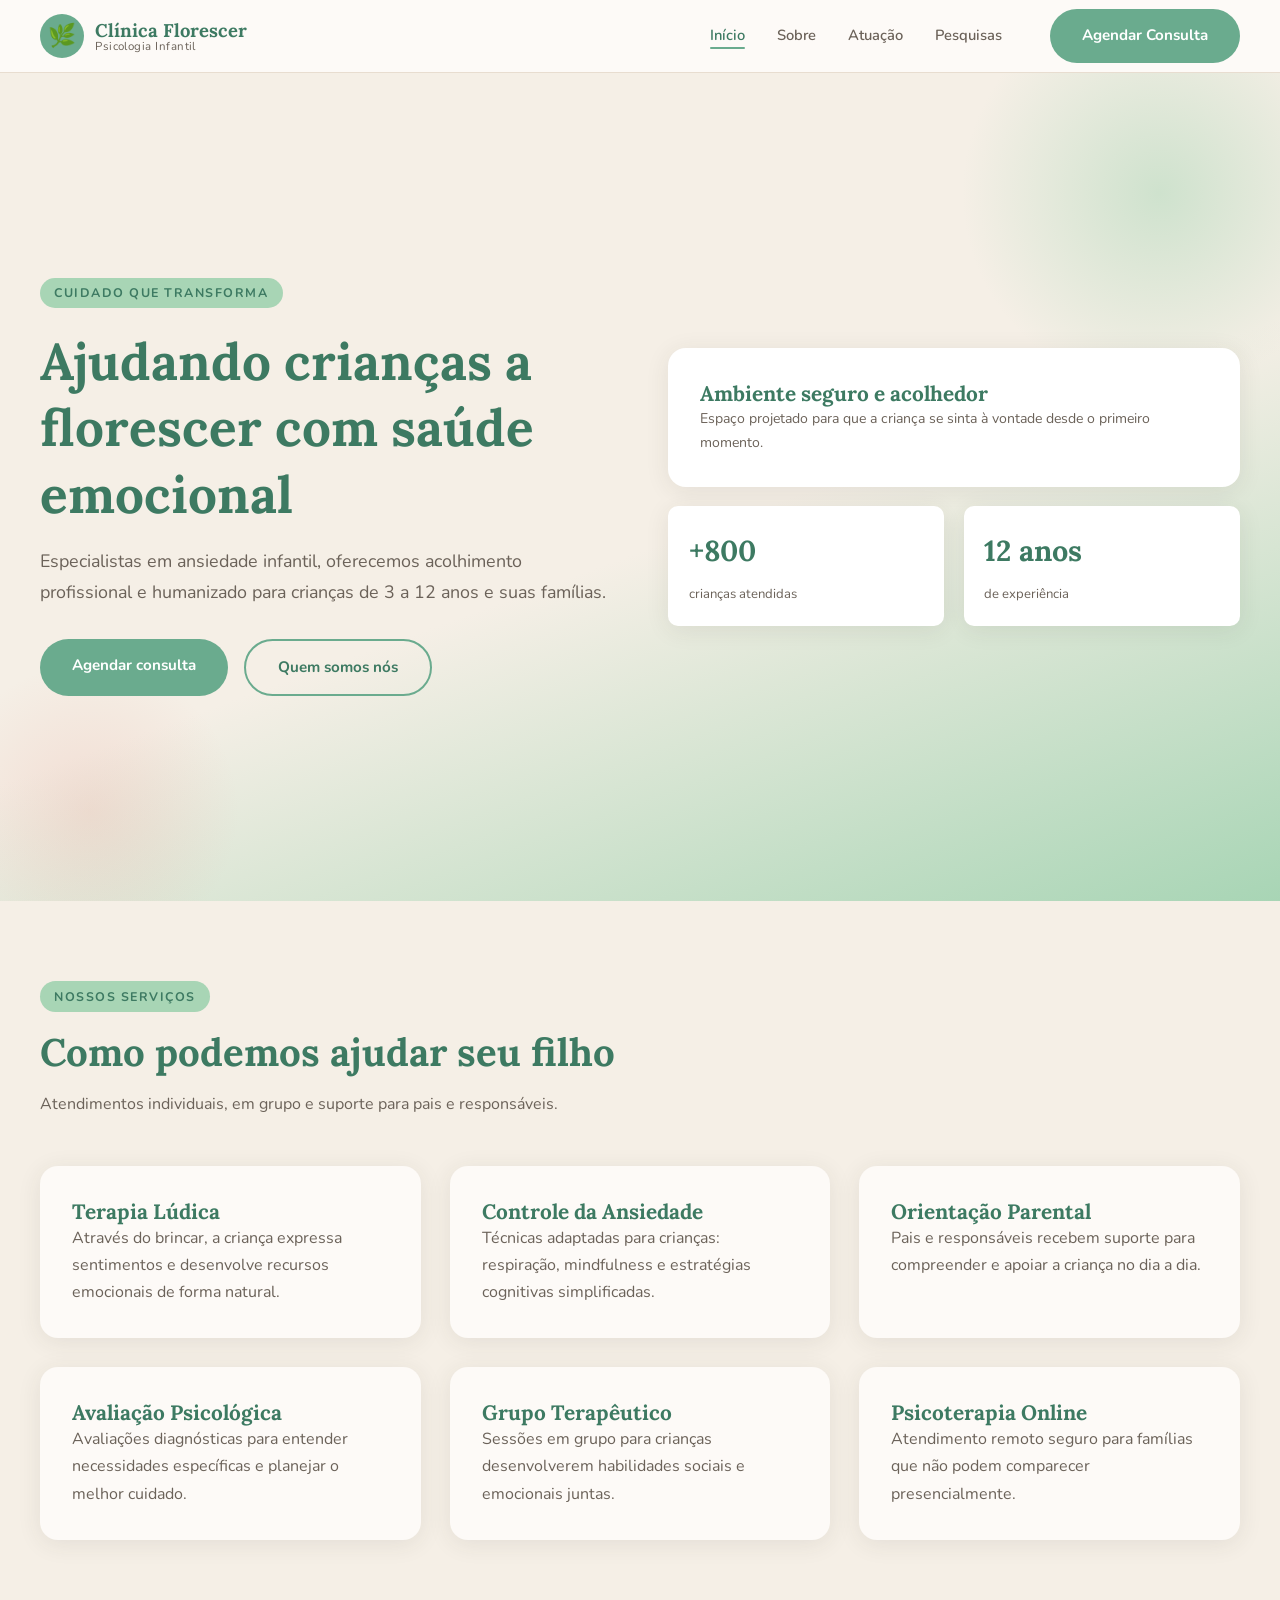
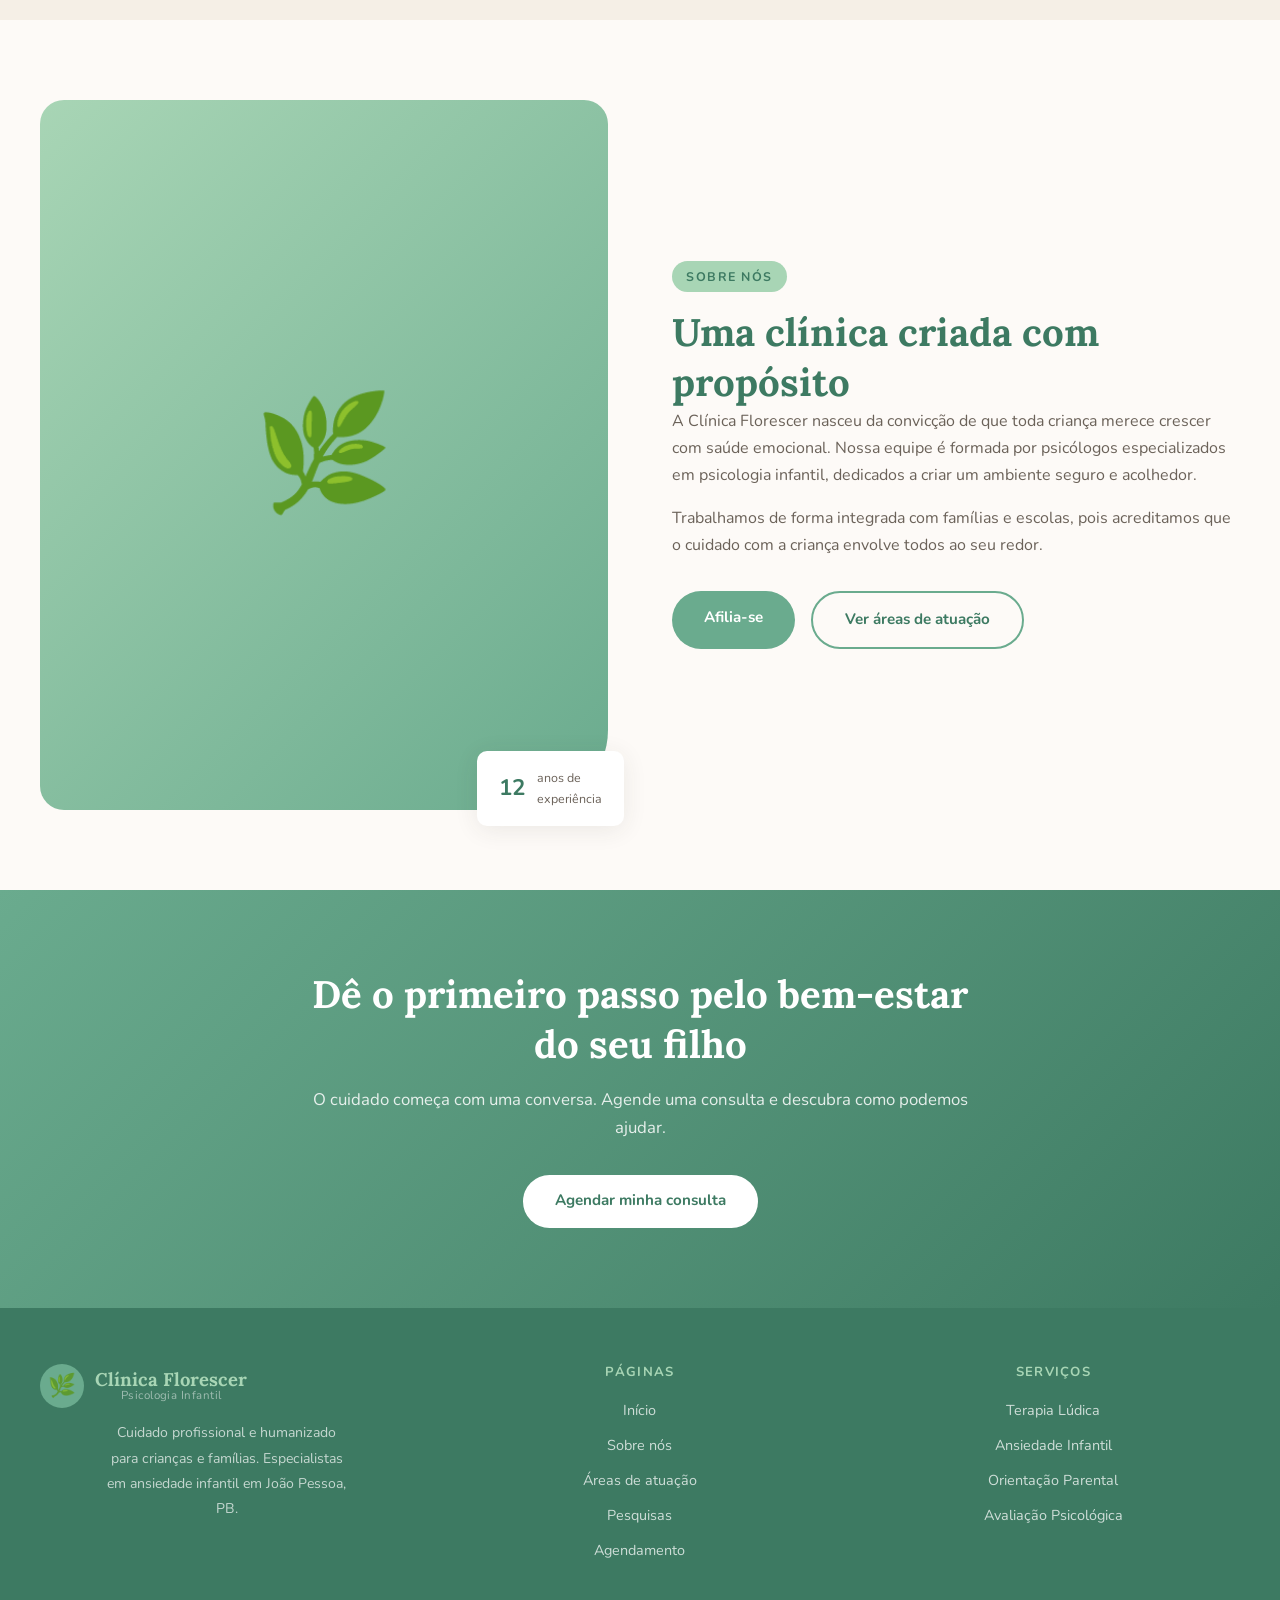
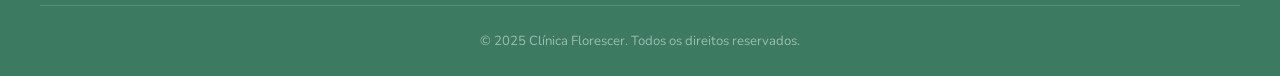
<file: index.html>
<!DOCTYPE html>
<html lang="pt-BR">
<head>
  <meta charset="UTF-8">
  <meta name="viewport" content="width=device-width, initial-scale=1.0">
  <meta name="description" content="Clínica Florescer — Psicologia especializada em ansiedade infantil. Cuidado acolhedor para crianças e famílias em João Pessoa, PB.">
  <title>Clínica Florescer | Psicologia Infantil</title>
  <link rel="stylesheet" href="css/style.css">
  <link rel="stylesheet" href="css/index.css">
</head>
<body>

  <!-- ══ HEADER ══════════════════════════════ -->
  <header>
    <div class="header-inner">
      <a href="index.html" class="logo" aria-label="Clínica Florescer - Página Inicial">
        <div class="logo-icon" aria-hidden="true">🌿</div>
        <div class="logo-text">
          <strong>Clínica Florescer</strong>
          <span>Psicologia Infantil</span>
        </div>
      </a>

      <nav aria-label="Menu principal">
        <ul id="nav-menu">
          <li><a href="index.html" class="ativo">Início</a></li>
          <li><a href="html/sobre.html">Sobre</a></li>
          <li><a href="html/atuacao.html">Atuação</a></li>
          <li><a href="html/pesquisa.html">Pesquisas</a></li>
          <li class="nav-cta"><a href="html/agendamento.html" class="btn btn-primary">Agendar Consulta</a></li>
        </ul>
        <button class="hamburger" aria-label="Abrir menu" onclick="toggleMenu()">
          <span></span><span></span><span></span>
        </button>
      </nav>
    </div>
  </header>

  <!-- ══ MAIN ════════════════════════════════ -->
  <main>

    <!-- HERO -->
    <section class="hero" aria-label="Apresentação da clínica">
      <div class="hero-inner">
        <div class="hero-content">
          <span class="section-tag">Cuidado que transforma</span>
          <h1>Ajudando crianças a florescer com saúde emocional</h1>
          <p>
            Especialistas em ansiedade infantil, oferecemos acolhimento
            profissional e humanizado para crianças de 3 a 12 anos
            e suas famílias.
          </p>
          <div class="hero-btns">
            <a href="html/agendamento.html" class="btn btn-primary">Agendar consulta</a>
            <a href="html/sobre.html" class="btn btn-outline">Quem somos nós</a>
          </div>
        </div>

        <div class="hero-visual" aria-hidden="true">
          <div class="hero-card-big">
            <div>
              <h3>Ambiente seguro e acolhedor</h3>
              <p style="font-size:.88rem;">Espaço projetado para que a criança se sinta à vontade desde o primeiro momento.</p>
            </div>
          </div>
          <div class="hero-cards-row">
            <div class="hero-mini">
              <span class="num">+800</span>
              <span>crianças atendidas</span>
            </div>
            <div class="hero-mini">
              <span class="num">12 anos</span>
              <span>de experiência</span>
            </div>
          </div>
        </div>
      </div>
    </section>

    <!-- SERVIÇOS -->
    <section class="servicos" aria-labelledby="servicos-titulo">
      <div class="container">
        <div class="section-header">
          <span class="section-tag">Nossos serviços</span>
          <h2 id="servicos-titulo">Como podemos ajudar seu filho</h2>
          <p>Atendimentos individuais, em grupo e suporte para pais e responsáveis.</p>
        </div>
        <div class="grid-3">
          <article class="card servico-card">
            <h3>Terapia Lúdica</h3>
            <p>Através do brincar, a criança expressa sentimentos e desenvolve recursos emocionais de forma natural.</p>
          </article>
          <article class="card servico-card">
            <h3>Controle da Ansiedade</h3>
            <p>Técnicas adaptadas para crianças: respiração, mindfulness e estratégias cognitivas simplificadas.</p>
          </article>
          <article class="card servico-card">
            <h3>Orientação Parental</h3>
            <p>Pais e responsáveis recebem suporte para compreender e apoiar a criança no dia a dia.</p>
          </article>
          <article class="card servico-card">
            <h3>Avaliação Psicológica</h3>
            <p>Avaliações diagnósticas para entender necessidades específicas e planejar o melhor cuidado.</p>
          </article>
          <article class="card servico-card">
            <h3>Grupo Terapêutico</h3>
            <p>Sessões em grupo para crianças desenvolverem habilidades sociais e emocionais juntas.</p>
          </article>
          <article class="card servico-card">  
            <h3>Psicoterapia Online</h3>
            <p>Atendimento remoto seguro para famílias que não podem comparecer presencialmente.</p>
          </article>
        </div>
      </div>
    </section>

    <!-- SOBRE HOME -->
    <section class="sobre-home" aria-labelledby="sobre-home-titulo">
      <div class="container">
        <div class="sobre-home-inner">
          <div class="sobre-foto-wrap">
            <div class="sobre-foto" aria-hidden="true">🌿</div>
            <div class="sobre-badge" aria-label="12 anos de experiência">
              <strong>12</strong>
              <span>anos de<br>experiência</span>
            </div>
          </div>
          <div>
            <span class="section-tag">Sobre nós</span>
            <h2 id="sobre-home-titulo">Uma clínica criada com propósito</h2>
            <p>
              A Clínica Florescer nasceu da convicção de que toda criança
              merece crescer com saúde emocional. Nossa equipe é formada
              por psicólogos especializados em psicologia infantil,
              dedicados a criar um ambiente seguro e acolhedor.
            </p>
            <p style="margin-top:1rem;">
              Trabalhamos de forma integrada com famílias e escolas,
              pois acreditamos que o cuidado com a criança envolve
              todos ao seu redor.
            </p>
            <div style="display:flex;gap:1rem;margin-top:2rem;flex-wrap:wrap;">
              <a href="html/sobre.html" class="btn btn-primary">Afilia-se</a>
              <a href="html/atuacao.html" class="btn btn-outline">Ver áreas de atuação</a>
            </div>
          </div>
        </div>
      </div>
    </section>

    <!-- CTA BANNER -->
    <section class="cta-banner" aria-labelledby="cta-titulo">
      <div class="container" style="max-width:700px; text-align:center;">
        <h2 id="cta-titulo">Dê o primeiro passo pelo bem-estar do seu filho</h2>
        <p>O cuidado começa com uma conversa. Agende uma consulta e descubra como podemos ajudar.</p>
        <a href="html/agendamento.html" class="btn" style="background:#fff;color:var(--verde-escuro);">Agendar minha consulta</a>
      </div>
    </section>

  </main>

  <!-- ══ FOOTER ══════════════════════════════ -->
  <footer>
    <div class="footer-inner">
      <div class="footer-brand">
        <div class="logo">
          <div class="logo-icon" aria-hidden="true">🌿</div>
          <div class="logo-text">
            <strong style="color:var(--verde-claro);">Clínica Florescer</strong>
            <span style="color:rgba(255,255,255,.5);">Psicologia Infantil</span>
          </div>
        </div>
        <p>Cuidado profissional e humanizado para crianças e famílias. Especialistas em ansiedade infantil em João Pessoa, PB.</p>
      </div>
      <div>
        <h4>Páginas</h4>
        <ul>
          <li><a href="index.html">Início</a></li>
          <li><a href="html/sobre.html">Sobre nós</a></li>
          <li><a href="html/atuacao.html">Áreas de atuação</a></li>
          <li><a href="html/pesquisa.html">Pesquisas</a></li>
          <li><a href="html/agendamento.html">Agendamento</a></li>
        </ul>
      </div>
      <div>
        <h4>Serviços</h4>
        <ul>
          <li><a href="html/atuacao.html">Terapia Lúdica</a></li>
          <li><a href="html/atuacao.html">Ansiedade Infantil</a></li>
          <li><a href="html/atuacao.html">Orientação Parental</a></li>
          <li><a href="html/atuacao.html">Avaliação Psicológica</a></li>
        </ul>
      </div>
    </div>
    <div class="footer-bottom">
      <span>© 2025 Clínica Florescer. Todos os direitos reservados.</span>
    </div>
  </footer>

  <script>
    function toggleMenu() {
      const menu = document.getElementById('nav-menu');
      menu.classList.toggle('aberto');
    }
  </script>
</body>
</html>
</file>
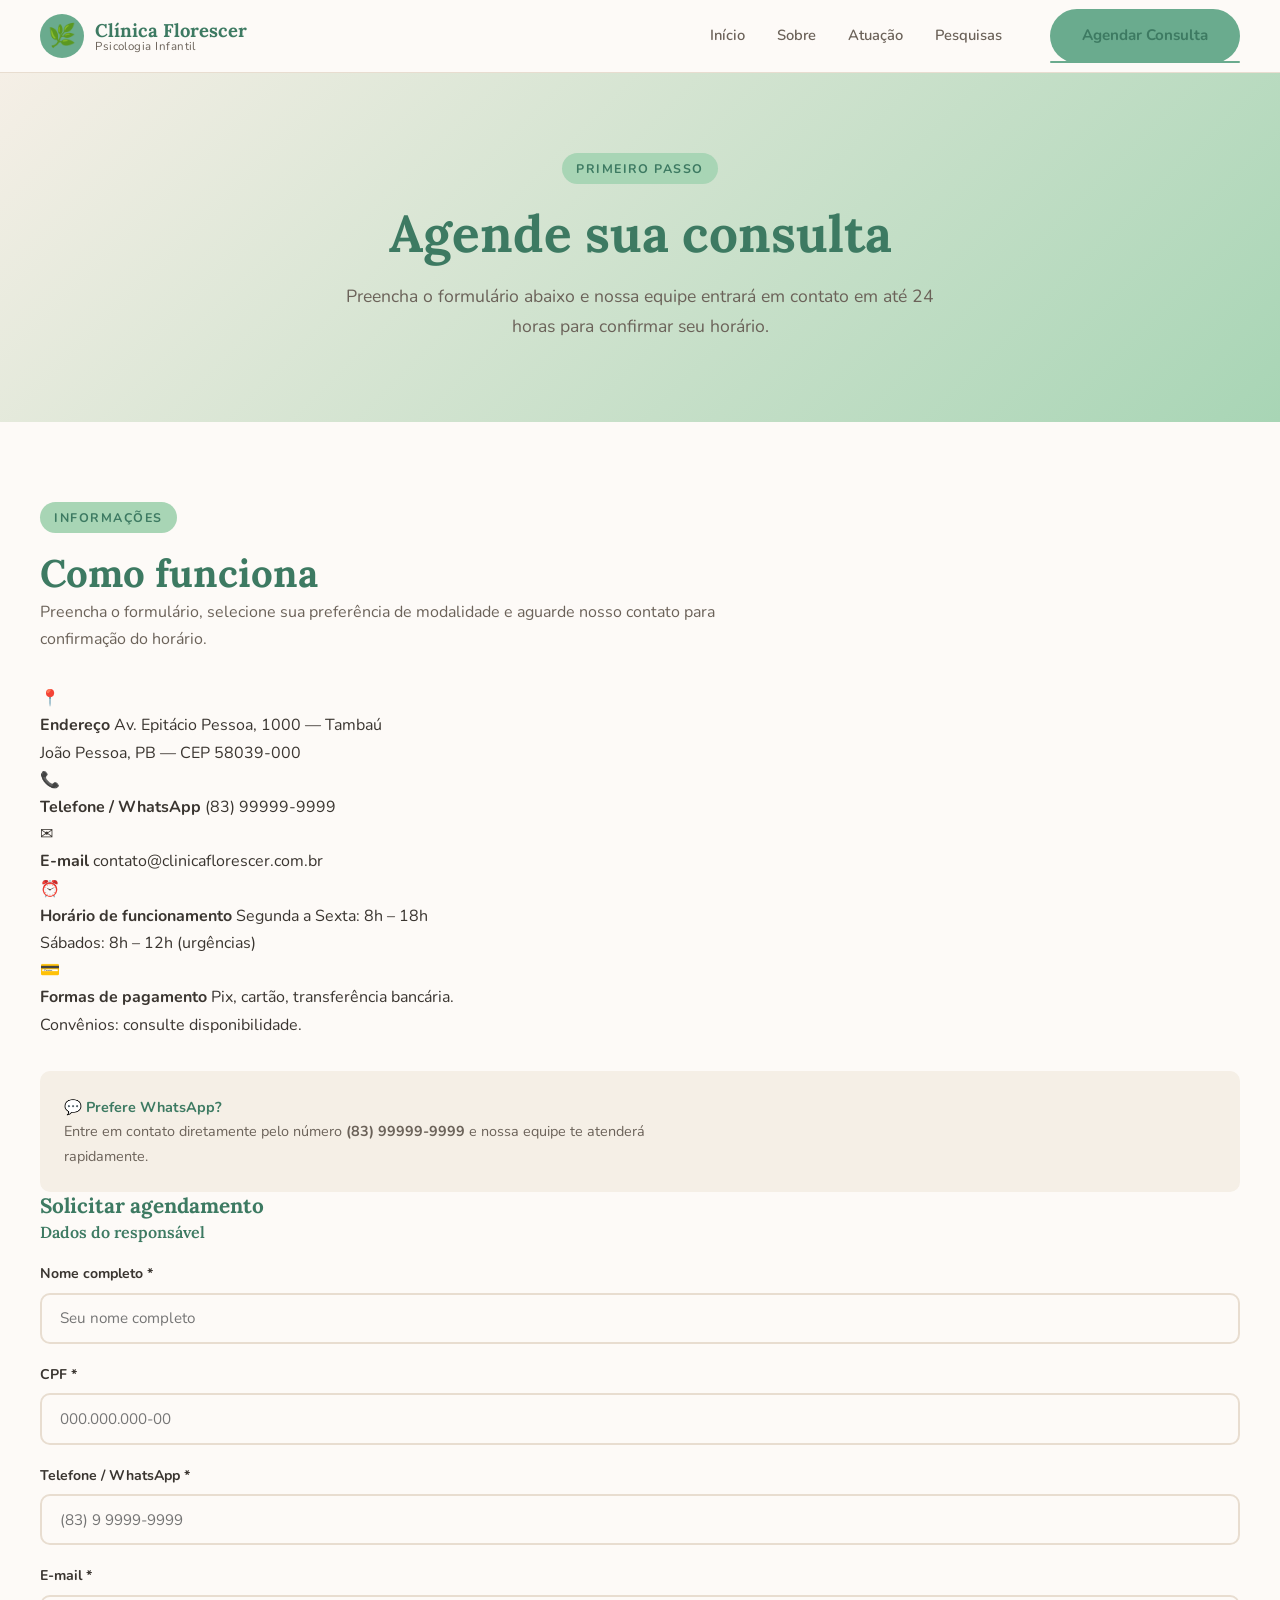
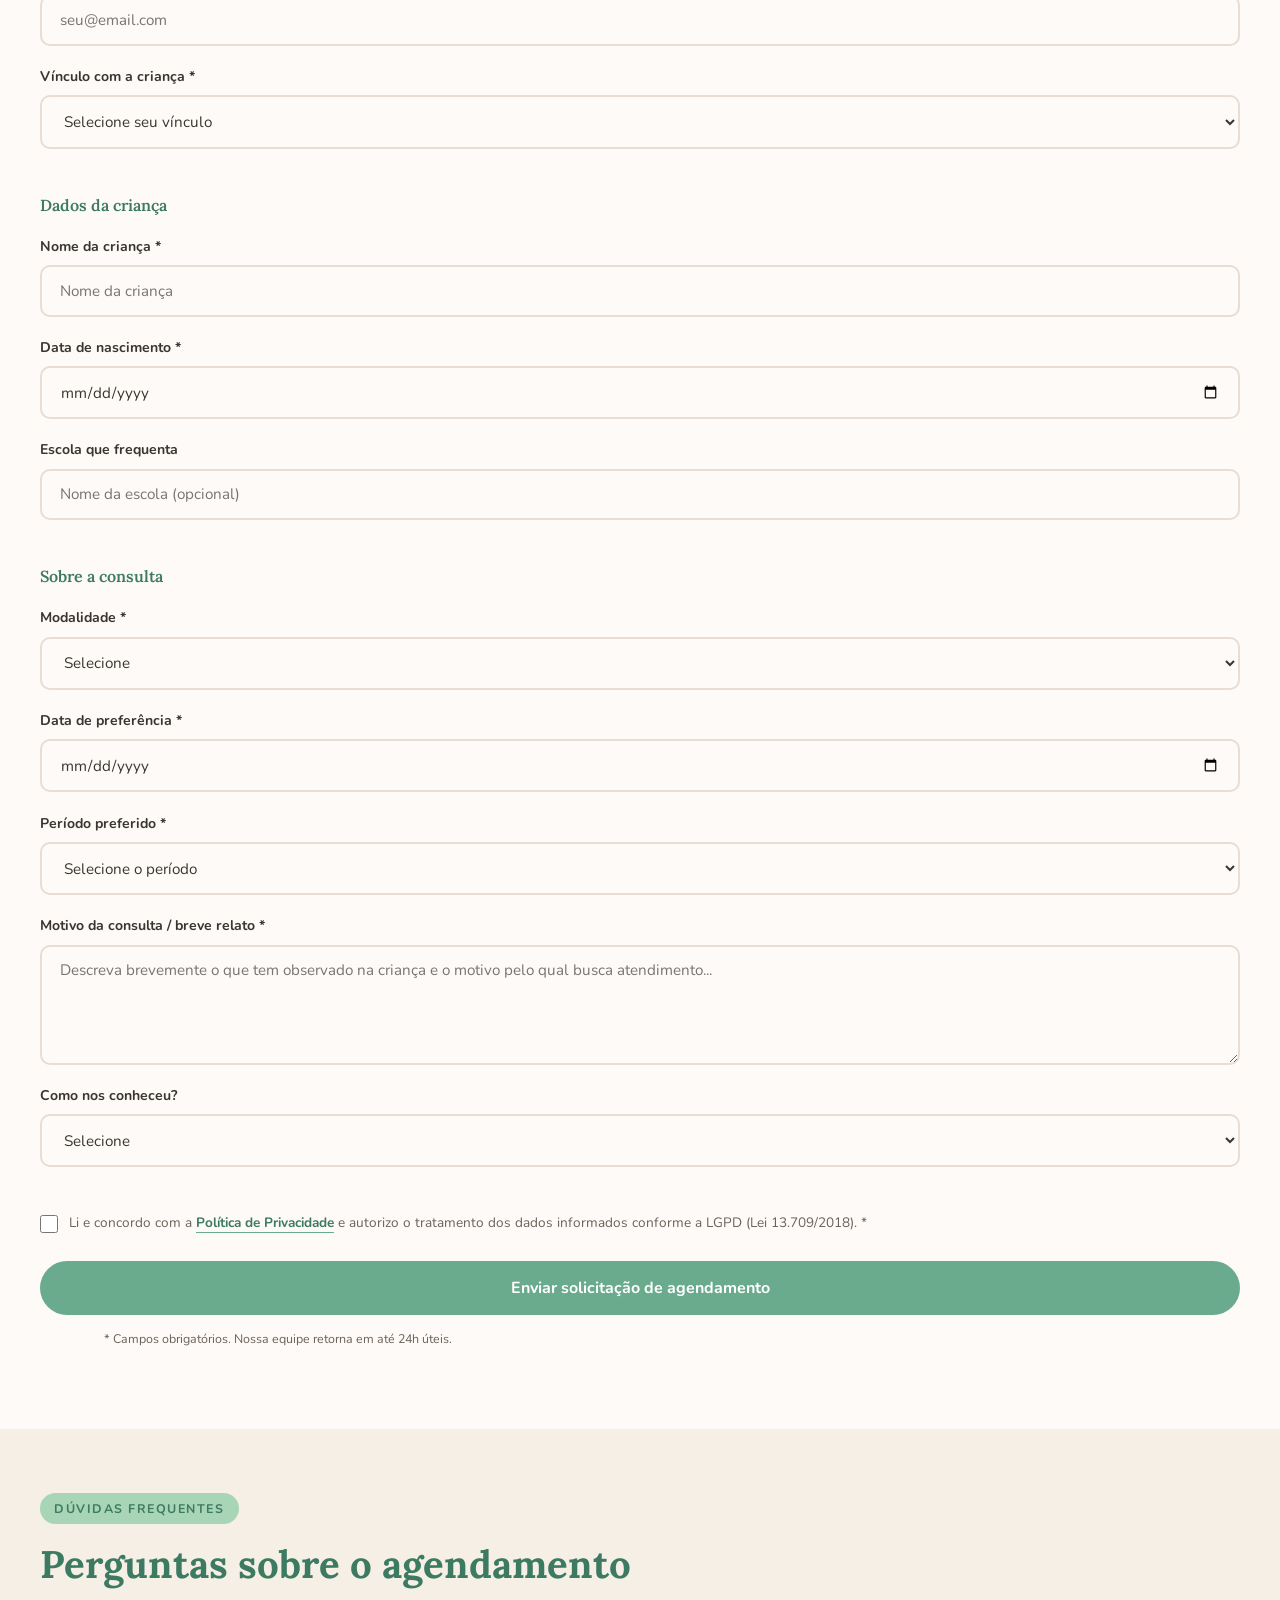
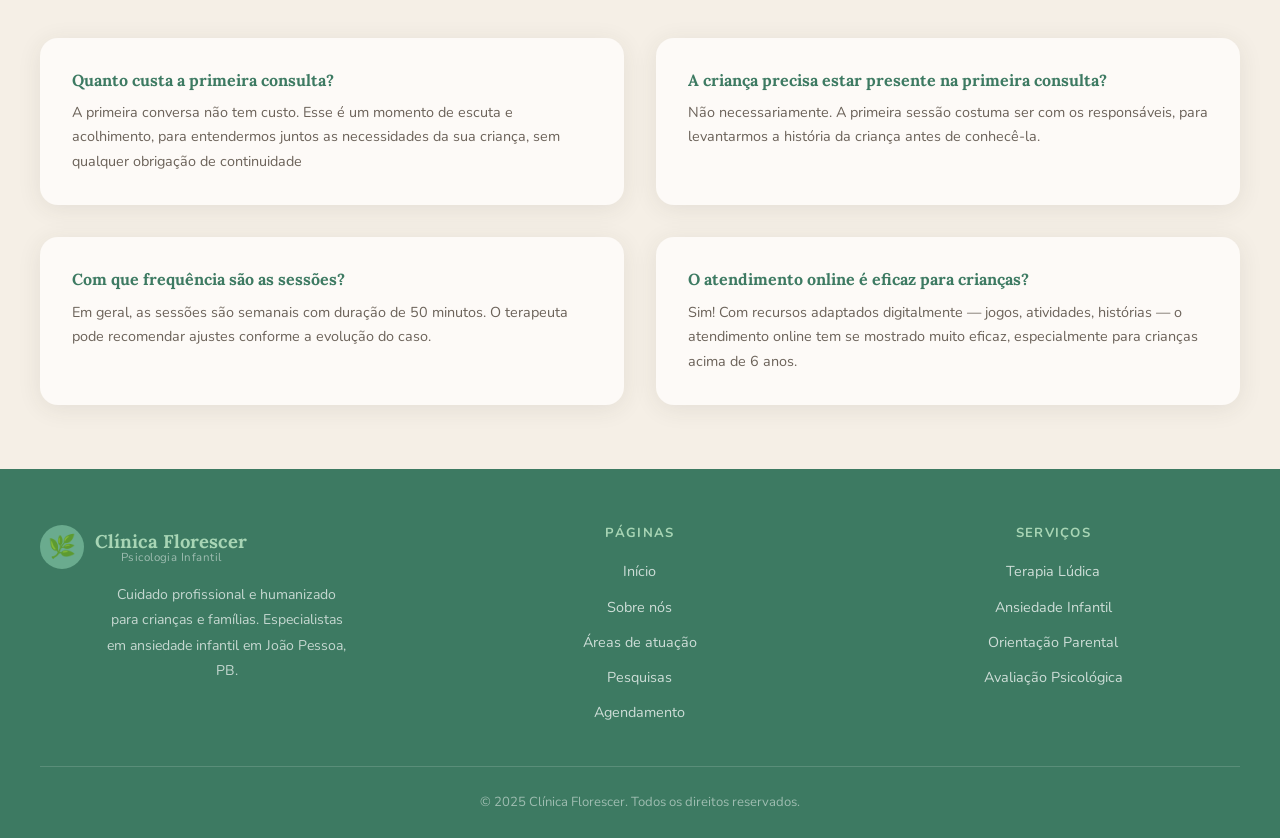
<file: html/agendamento.html>
<!DOCTYPE html>
<html lang="pt-BR">
<head>
  <meta charset="UTF-8">
  <meta name="viewport" content="width=device-width, initial-scale=1.0">
  <meta name="description" content="Agende sua consulta na Clínica Florescer. Atendimento presencial e online em psicologia infantil em João Pessoa, PB.">
  <title>Agendamento | Clínica Florescer</title>
  <link rel="stylesheet" href="../css/style.css">
  <link rel="stylesheet" href="../css/index.css">
</head>
<body>

  <!-- ══ HEADER ══════════════════════════════ -->
  <header>
    <div class="header-inner">
      <a href="../index.html" class="logo" aria-label="Clínica Florescer - Página Inicial">
        <div class="logo-icon" aria-hidden="true">🌿</div>
        <div class="logo-text">
          <strong>Clínica Florescer</strong>
          <span>Psicologia Infantil</span>
        </div>
      </a>
      <nav aria-label="Menu principal">
        <ul id="nav-menu">
          <li><a href="../index.html">Início</a></li>
          <li><a href="sobre.html">Sobre</a></li>
          <li><a href="atuacao.html">Atuação</a></li>
          <li><a href="pesquisa.html">Pesquisas</a></li>
          <li class="nav-cta"><a href="agendamento.html" class="btn btn-primary ativo">Agendar Consulta</a></li>
        </ul>
        <button class="hamburger" aria-label="Abrir menu" onclick="toggleMenu()">
          <span></span><span></span><span></span>
        </button>
      </nav>
    </div>
  </header>

  <!-- ══ MAIN ════════════════════════════════ -->
  <main>

    <!-- HERO DA PÁGINA -->
    <section class="page-hero" aria-labelledby="agend-hero-titulo">
      <div class="container">
        <span class="section-tag">Primeiro passo</span>
        <h1 id="agend-hero-titulo">Agende sua consulta</h1>
        <p>Preencha o formulário abaixo e nossa equipe entrará em contato em até 24 horas para confirmar seu horário.</p>
      </div>
    </section>

    <!-- AGENDAMENTO -->
    <section class="agendamento-section" aria-labelledby="agend-form-titulo">
      <div class="container">
        <div class="agendamento-inner">

          <!-- INFO LATERAL -->
          <aside aria-label="Informações de contato e funcionamento">
            <span class="section-tag">Informações</span>
            <h2>Como funciona</h2>
            <p style="margin-bottom:2rem;">Preencha o formulário, selecione sua preferência de modalidade e aguarde nosso contato para confirmação do horário.</p>

            <div class="info-item">
              <div class="info-icon" aria-hidden="true">📍</div>
              <div>
                <strong>Endereço</strong>
                <span>Av. Epitácio Pessoa, 1000 — Tambaú<br>João Pessoa, PB — CEP 58039-000</span>
              </div>
            </div>
            <div class="info-item">
              <div class="info-icon" aria-hidden="true">📞</div>
              <div>
                <strong>Telefone / WhatsApp</strong>
                <span>(83) 99999-9999</span>
              </div>
            </div>
            <div class="info-item">
              <div class="info-icon" aria-hidden="true">✉</div>
              <div>
                <strong>E-mail</strong>
                <span>contato@clinicaflorescer.com.br</span>
              </div>
            </div>
            <div class="info-item">
              <div class="info-icon" aria-hidden="true">⏰</div>
              <div>
                <strong>Horário de funcionamento</strong>
                <span>Segunda a Sexta: 8h – 18h<br>Sábados: 8h – 12h (urgências)</span>
              </div>
            </div>
            <div class="info-item">
              <div class="info-icon" aria-hidden="true">💳</div>
              <div>
                <strong>Formas de pagamento</strong>
                <span>Pix, cartão, transferência bancária.<br>Convênios: consulte disponibilidade.</span>
              </div>
            </div>

            <div style="margin-top:2rem;padding:1.5rem;background:var(--areia);border-radius:var(--raio-sm);">
              <p style="font-size:.9rem;"><strong style="color:var(--verde-escuro);">💬 Prefere WhatsApp?</strong><br>Entre em contato diretamente pelo número <strong>(83) 99999-9999</strong> e nossa equipe te atenderá rapidamente.</p>
            </div>
          </aside>

          <!-- FORMULÁRIO -->
          <div>
            <div class="form-card">
              <h3 id="agend-form-titulo">Solicitar agendamento</h3>

              <form id="form-agendamento" action="confirmacao.html" novalidate aria-label="Formulário de agendamento de consulta">

                <!-- Dados do responsável -->
                <fieldset style="border:none;padding:0;margin-bottom:1.5rem;">
                  <legend style="font-family:'Lora',serif;font-size:1rem;color:var(--verde-escuro);font-weight:600;margin-bottom:1rem;">Dados do responsável</legend>

                  <div class="form-row">
                    <div class="form-group">
                      <label for="nome-resp">Nome completo *</label>
                      <input type="text" id="nome-resp" name="nome-resp" placeholder="Seu nome completo" required autocomplete="name">
                    </div>
                    <div class="form-group">
                      <label for="cpf-resp">CPF *</label>
                      <input type="text" id="cpf-resp" name="cpf-resp" placeholder="000.000.000-00" required maxlength="14" inputmode="numeric">
                    </div>
                  </div>

                  <div class="form-row">
                    <div class="form-group">
                      <label for="telefone">Telefone / WhatsApp *</label>
                      <input type="tel" id="telefone" name="telefone" placeholder="(83) 9 9999-9999" required autocomplete="tel">
                    </div>
                    <div class="form-group">
                      <label for="email">E-mail *</label>
                      <input type="email" id="email" name="email" placeholder="seu@email.com" required autocomplete="email">
                    </div>
                  </div>

                  <div class="form-group">
                    <label for="vinculo">Vínculo com a criança *</label>
                    <select id="vinculo" name="vinculo" required>
                      <option value="" disabled selected>Selecione seu vínculo</option>
                      <option value="mae">Mãe</option>
                      <option value="pai">Pai</option>
                      <option value="avo">Avó / Avô</option>
                      <option value="responsavel">Responsável legal</option>
                      <option value="outro">Outro</option>
                    </select>
                  </div>
                </fieldset>

                <!-- Dados da criança -->
                <fieldset style="border:none;padding:0;margin-bottom:1.5rem;">
                  <legend style="font-family:'Lora',serif;font-size:1rem;color:var(--verde-escuro);font-weight:600;margin-bottom:1rem;">Dados da criança</legend>

                  <div class="form-row">
                    <div class="form-group">
                      <label for="nome-crianca">Nome da criança *</label>
                      <input type="text" id="nome-crianca" name="nome-crianca" placeholder="Nome da criança" required>
                    </div>
                    <div class="form-group">
                      <label for="nascimento">Data de nascimento *</label>
                      <input type="date" id="nascimento" name="nascimento" required>
                    </div>
                  </div>

                  <div class="form-group">
                    <label for="escola">Escola que frequenta</label>
                    <input type="text" id="escola" name="escola" placeholder="Nome da escola (opcional)">
                  </div>
                </fieldset>

                <!-- Consulta -->
                <fieldset style="border:none;padding:0;margin-bottom:1.5rem;">
                  <legend style="font-family:'Lora',serif;font-size:1rem;color:var(--verde-escuro);font-weight:600;margin-bottom:1rem;">Sobre a consulta</legend>

                  <div class="form-row">
                    <div class="form-group">
                      <label for="modalidade">Modalidade *</label>
                      <select id="modalidade" name="modalidade" required>
                        <option value="" disabled selected>Selecione</option>
                        <option value="presencial">Presencial</option>
                        <option value="online">Online (videochamada)</option>
                      </select>
                    </div>
                    <div class="form-group">
                      <label for="data-pref">Data de preferência *</label>
                      <input type="date" id="data-pref" name="data-pref" required>
                    </div>
                  </div>

                  <div class="form-group">
                    <label for="horario">Período preferido *</label>
                    <select id="horario" name="horario" required>
                      <option value="" disabled selected>Selecione o período</option>
                      <option value="manha">Manhã (8h – 12h)</option>
                      <option value="tarde">Tarde (13h – 17h)</option>
                      <option value="qualquer">Sem preferência</option>
                    </select>
                  </div>

                  <div class="form-group">
                    <label for="motivo">Motivo da consulta / breve relato *</label>
                    <textarea id="motivo" name="motivo" placeholder="Descreva brevemente o que tem observado na criança e o motivo pelo qual busca atendimento..." required></textarea>
                  </div>

                  <div class="form-group">
                    <label for="como-conheceu">Como nos conheceu?</label>
                    <select id="como-conheceu" name="como-conheceu">
                      <option value="" disabled selected>Selecione</option>
                      <option value="indicacao">Indicação de amigo / familiar</option>
                      <option value="medico">Indicação de médico / escola</option>
                      <option value="google">Google / internet</option>
                      <option value="instagram">Instagram</option>
                      <option value="outro">Outro</option>
                    </select>
                  </div>
                </fieldset>

                <!-- LGPD -->
                <div class="form-group" style="flex-direction:row;align-items:flex-start;gap:.7rem;">
                  <input type="checkbox" id="lgpd" name="lgpd" required style="margin-top:.25rem;width:18px;height:18px;accent-color:var(--verde);flex-shrink:0;">
                  <label for="lgpd" style="font-size:.85rem;font-weight:400;color:var(--texto-leve);">
                    Li e concordo com a <a href="#" style="color:var(--verde-escuro);font-weight:700;border-bottom:1px solid var(--verde);">Política de Privacidade</a> e autorizo o tratamento dos dados informados conforme a LGPD (Lei 13.709/2018). *
                  </label>
                </div>

                <button type="submit" class="btn btn-primary" style="width:100%;margin-top:.5rem;font-size:1rem;padding:1rem;">
                  Enviar solicitação de agendamento
                </button>

                <p style="text-align:center;font-size:.78rem;margin-top:.8rem;">* Campos obrigatórios. Nossa equipe retorna em até 24h úteis.</p>
              </form>

        </div>
      </div>
    </section>

    <!-- FAQ -->
    <section style="background:var(--areia);padding:4rem 2rem;" aria-labelledby="faq-titulo">
      <div class="container">
        <div class="section-header">
          <span class="section-tag">Dúvidas frequentes</span>
          <h2 id="faq-titulo">Perguntas sobre o agendamento</h2>
        </div>
        <div class="grid-2">
          <div class="card">
            <h3 style="font-size:1rem;margin-bottom:.6rem;">Quanto custa a primeira consulta?</h3>
            <p style="font-size:.9rem;">A primeira conversa não tem custo. Esse é um momento de escuta e acolhimento, para entendermos juntos as necessidades da sua criança, sem qualquer obrigação de continuidade</p>
          </div>
          <div class="card">
            <h3 style="font-size:1rem;margin-bottom:.6rem;">A criança precisa estar presente na primeira consulta?</h3>
            <p style="font-size:.9rem;">Não necessariamente. A primeira sessão costuma ser com os responsáveis, para levantarmos a história da criança antes de conhecê-la.</p>
          </div>
          <div class="card">
            <h3 style="font-size:1rem;margin-bottom:.6rem;">Com que frequência são as sessões?</h3>
            <p style="font-size:.9rem;">Em geral, as sessões são semanais com duração de 50 minutos. O terapeuta pode recomendar ajustes conforme a evolução do caso.</p>
          </div>
          <div class="card">
            <h3 style="font-size:1rem;margin-bottom:.6rem;">O atendimento online é eficaz para crianças?</h3>
            <p style="font-size:.9rem;">Sim! Com recursos adaptados digitalmente — jogos, atividades, histórias — o atendimento online tem se mostrado muito eficaz, especialmente para crianças acima de 6 anos.</p>
          </div>
        </div>
      </div>
    </section>

  </main>

  <!-- ══ FOOTER ══════════════════════════════ -->
  <footer>
    <div class="footer-inner">
      <div class="footer-brand">
        <div class="logo">
          <div class="logo-icon" aria-hidden="true">🌿</div>
          <div class="logo-text">
            <strong style="color:var(--verde-claro);">Clínica Florescer</strong>
            <span style="color:rgba(255,255,255,.5);">Psicologia Infantil</span>
          </div>
        </div>
        <p>Cuidado profissional e humanizado para crianças e famílias. Especialistas em ansiedade infantil em João Pessoa, PB.</p>
      </div>
      <div>
        <h4>Páginas</h4>
        <ul>
          <li><a href="../index.html">Início</a></li>
          <li><a href="sobre.html">Sobre nós</a></li>
          <li><a href="atuacao.html">Áreas de atuação</a></li>
          <li><a href="pesquisa.html">Pesquisas</a></li>
          <li><a href="agendamento.html">Agendamento</a></li>
        </ul>
      </div>
      <div>
        <h4>Serviços</h4>
        <ul>
          <li><a href="atuacao.html">Terapia Lúdica</a></li>
          <li><a href="atuacao.html">Ansiedade Infantil</a></li>
          <li><a href="atuacao.html">Orientação Parental</a></li>
          <li><a href="pesquisa.html">Avaliação Psicológica</a></li>
        </ul>
      </div>
    </div>
    <div class="footer-bottom">
      <span>© 2025 Clínica Florescer. Todos os direitos reservados.</span>
    </div>
  </footer>

  <script>
    function toggleMenu() {
      document.getElementById('nav-menu').classList.toggle('aberto');
    }

    // Máscara CPF
    document.getElementById('cpf-resp').addEventListener('input', function(e) {
      let v = e.target.value.replace(/\D/g, '').substring(0,11);
      v = v.replace(/(\d{3})(\d)/, '$1.$2');
      v = v.replace(/(\d{3})(\d)/, '$1.$2');
      v = v.replace(/(\d{3})(\d{1,2})$/, '$1-$2');
      e.target.value = v;
    });

    // Máscara telefone
    document.getElementById('telefone').addEventListener('input', function(e) {
      let v = e.target.value.replace(/\D/g, '').substring(0,11);
      if (v.length > 10) v = v.replace(/(\d{2})(\d{5})(\d{4})/, '($1) $2-$3');
      else if (v.length > 6) v = v.replace(/(\d{2})(\d{4})(\d{0,4})/, '($1) $2-$3');
      else if (v.length > 2) v = v.replace(/(\d{2})(\d{0,5})/, '($1) $2');
      e.target.value = v;
    });

    // Bloquear datas passadas
    const hoje = new Date().toISOString().split('T')[0];
    document.getElementById('data-pref').min = hoje;
    const anoMax = new Date().getFullYear();
    document.getElementById('nascimento').max = hoje;
    document.getElementById('nascimento').min = `${anoMax - 15}-01-01`;

    // Submissão
    document.getElementById('form-agendamento').addEventListener('submit', function(e) {
      e.preventDefault();
      if (!this.checkValidity()) {
        this.reportValidity();
        return;
      }
      window.location.href = 'confirmacao.html';
    });
  </script>
</body>
</html>
</file>
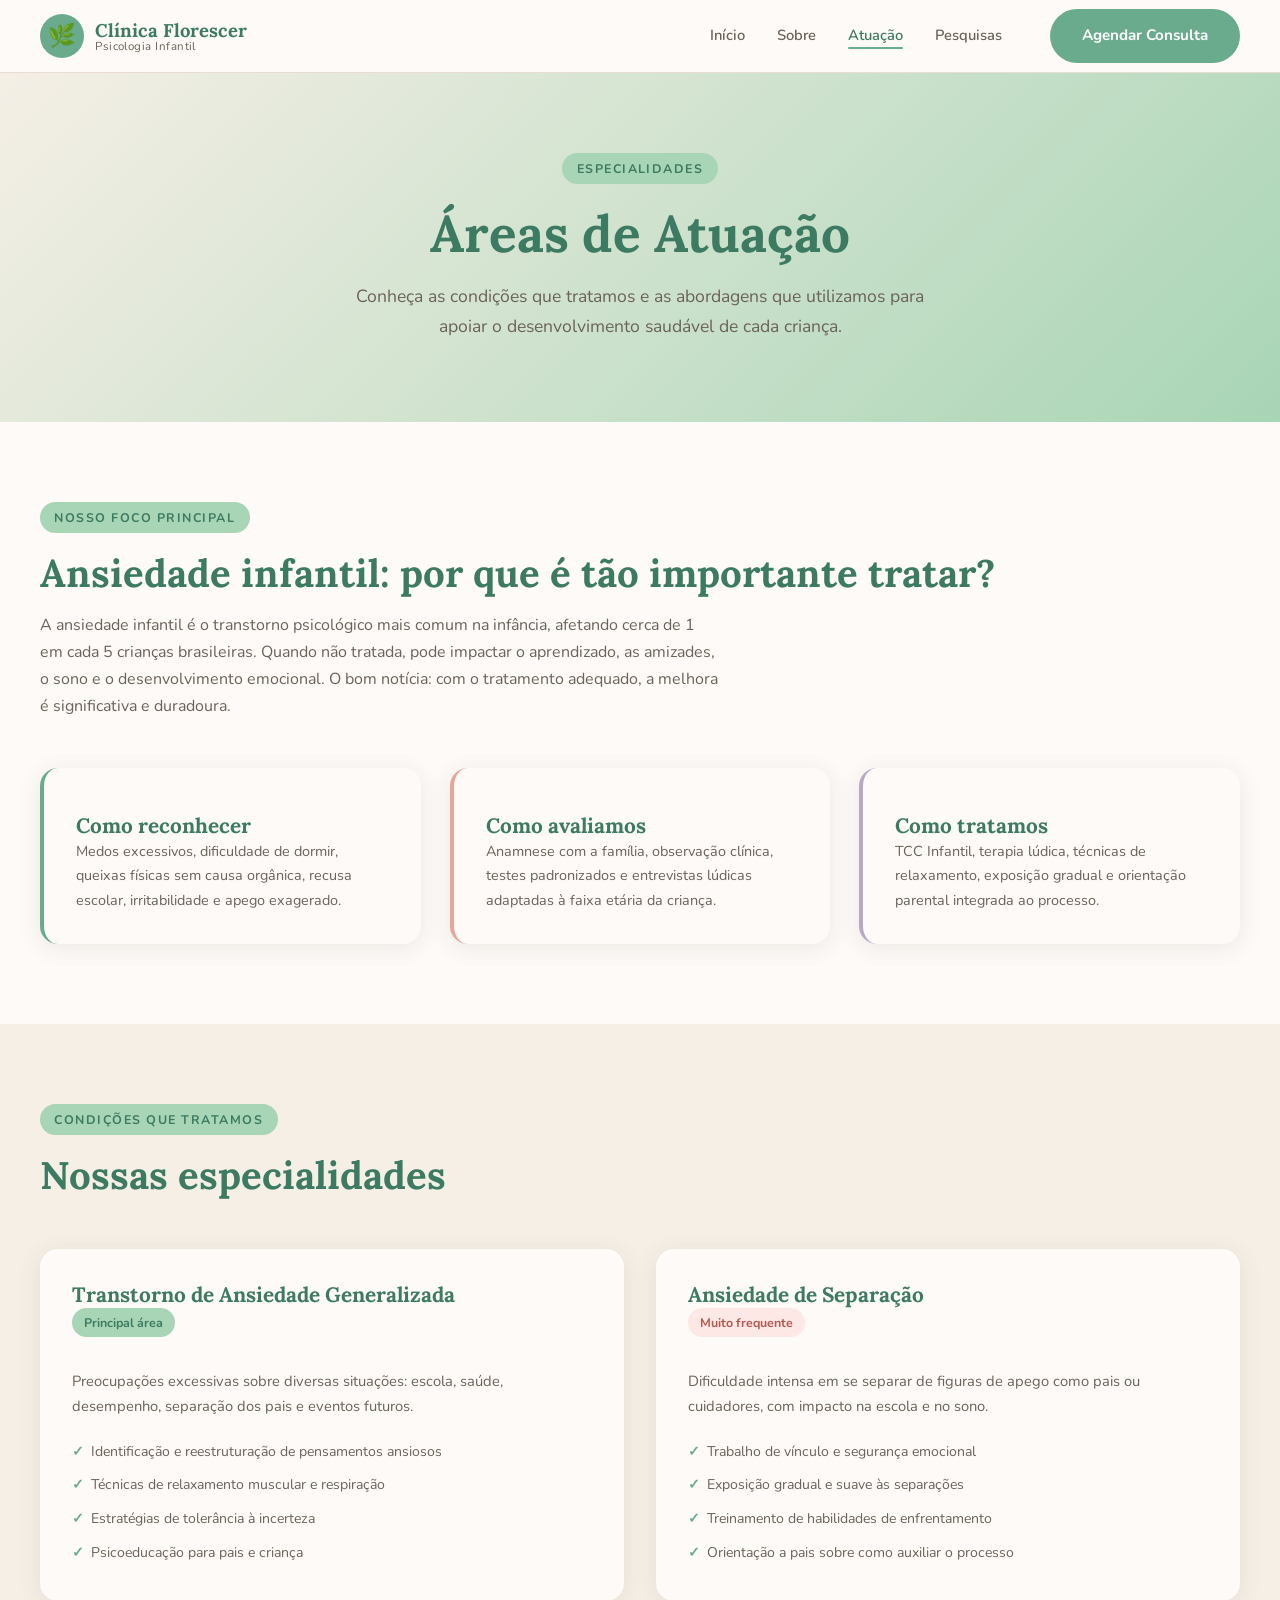
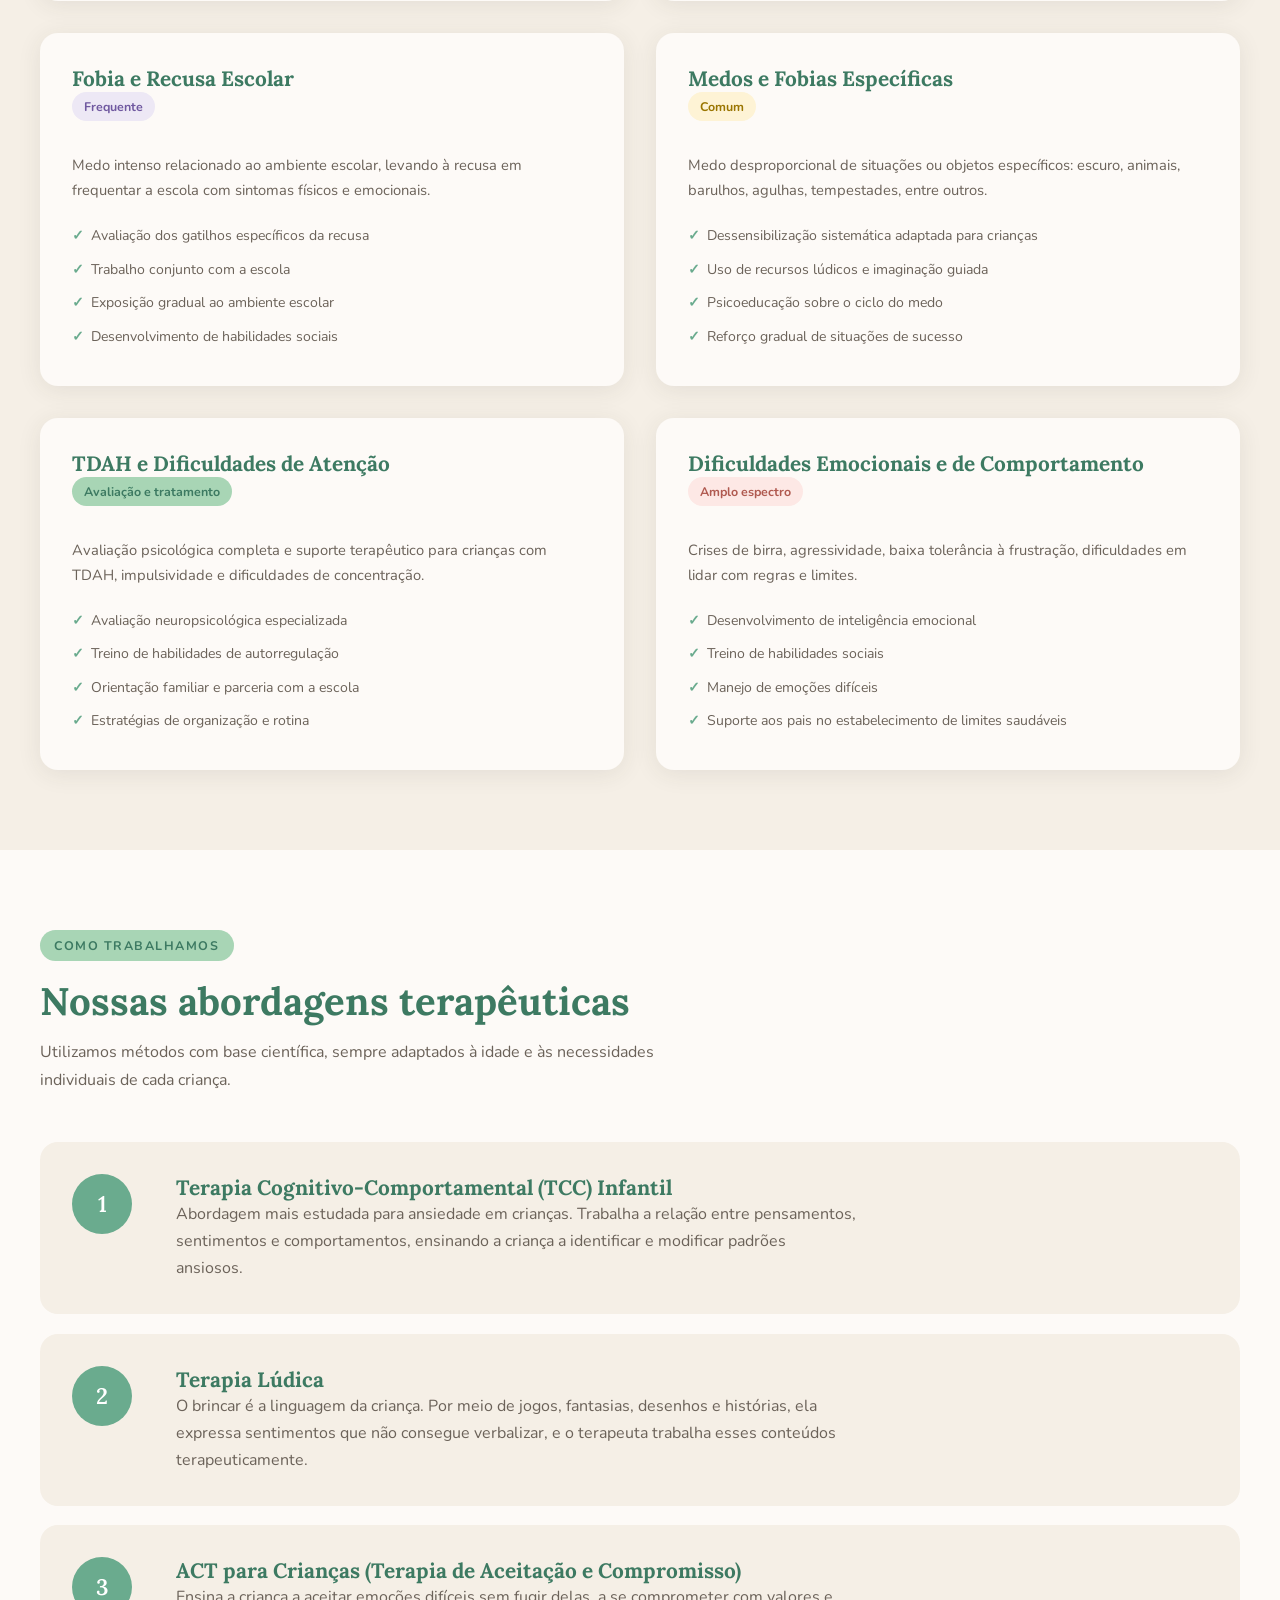
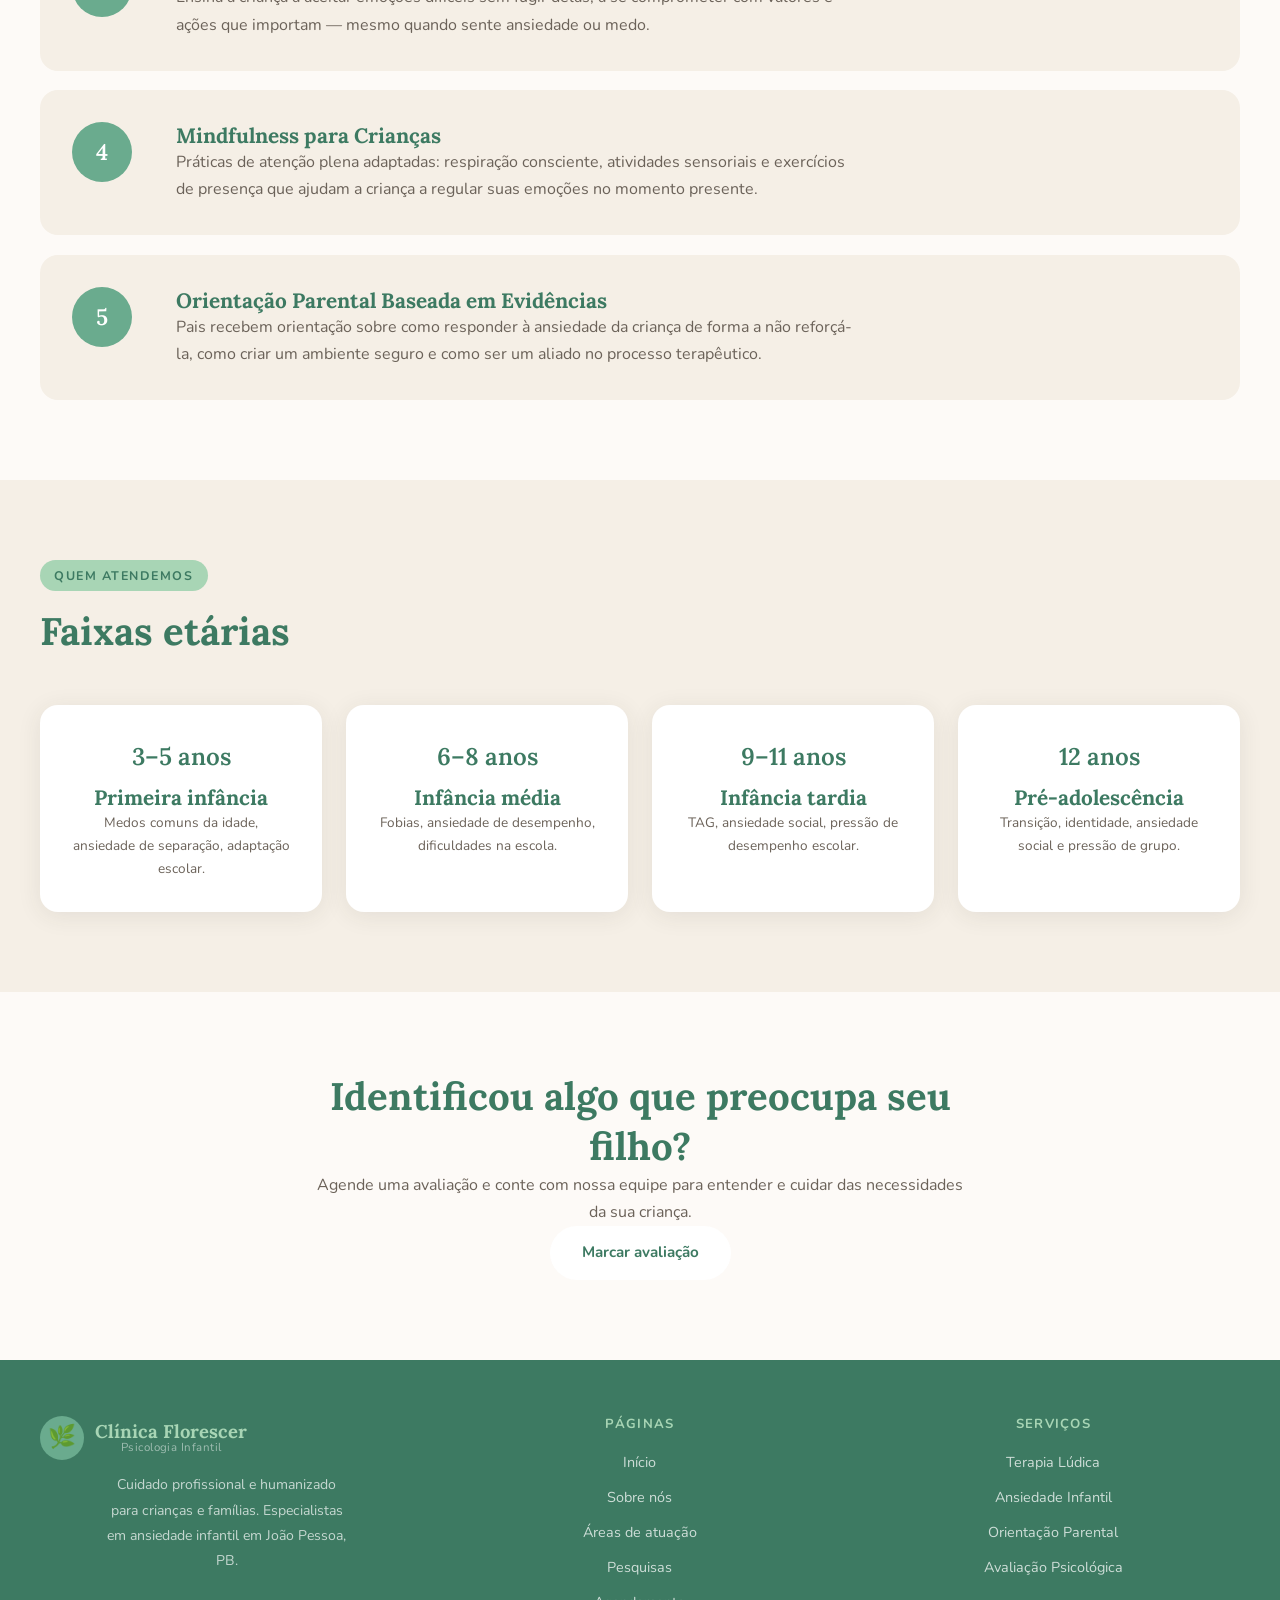
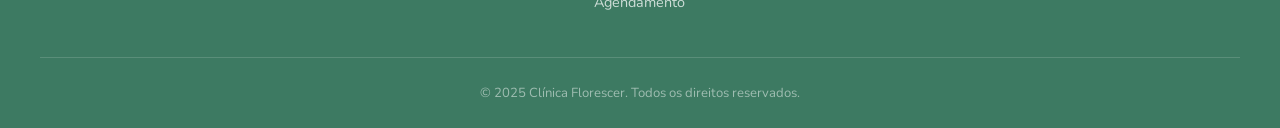
<file: html/atuacao.html>
<!DOCTYPE html>
<html lang="pt-BR">
<head>
  <meta charset="UTF-8">
  <meta name="viewport" content="width=device-width, initial-scale=1.0">
  <meta name="description" content="Áreas de atuação da Clínica Florescer: ansiedade infantil, fobias, TDAH, terapia lúdica e orientação parental em João Pessoa, PB.">
  <title>Áreas de Atuação | Clínica Florescer</title>
  <link rel="stylesheet" href="../css/style.css">
  <link rel="stylesheet" href="../css/pages.css">
</head>
<body>

  <!-- ══ HEADER ══════════════════════════════ -->
  <header>
    <div class="header-inner">
      <a href="../index.html" class="logo" aria-label="Clínica Florescer - Página Inicial">
        <div class="logo-icon" aria-hidden="true">🌿</div>
        <div class="logo-text">
          <strong>Clínica Florescer</strong>
          <span>Psicologia Infantil</span>
        </div>
      </a>
      <nav aria-label="Menu principal">
        <ul id="nav-menu">
          <li><a href="../index.html">Início</a></li>
          <li><a href="sobre.html">Sobre</a></li>
          <li><a href="atuacao.html" class="ativo">Atuação</a></li>
          <li><a href="pesquisa.html">Pesquisas</a></li>
          <li class="nav-cta"><a href="agendamento.html" class="btn btn-primary">Agendar Consulta</a></li>
        </ul>
        <button class="hamburger" aria-label="Abrir menu" onclick="toggleMenu()">
          <span></span><span></span><span></span>
        </button>
      </nav>
    </div>
  </header>

  <!-- ══ MAIN ════════════════════════════════ -->
  <main>

    <!-- HERO DA PÁGINA -->
    <section class="page-hero" aria-labelledby="atuacao-hero-titulo">
      <div class="container">
        <span class="section-tag">Especialidades</span>
        <h1 id="atuacao-hero-titulo">Áreas de Atuação</h1>
        <p>Conheça as condições que tratamos e as abordagens que utilizamos para apoiar o desenvolvimento saudável de cada criança.</p>
      </div>
    </section>

    <!-- INTRO -->
    <section class="atuacao-intro" aria-labelledby="atuacao-intro-titulo">
      <div class="container">
        <div class="section-header">
          <span class="section-tag">Nosso foco principal</span>
          <h2 id="atuacao-intro-titulo">Ansiedade infantil: por que é tão importante tratar?</h2>
          <p>
            A ansiedade infantil é o transtorno psicológico mais comum na infância,
            afetando cerca de 1 em cada 5 crianças brasileiras. Quando não tratada,
            pode impactar o aprendizado, as amizades, o sono e o desenvolvimento emocional.
            O bom notícia: com o tratamento adequado, a melhora é significativa e duradoura.
          </p>
        </div>
        <div class="grid-3" style="margin-top:2rem;">
          <div class="card" style="border-left:4px solid var(--verde);">
            <div style="font-size:2rem;margin-bottom:.7rem;" aria-hidden="true"></div>
            <h3>Como reconhecer</h3>
            <p style="font-size:.9rem;">Medos excessivos, dificuldade de dormir, queixas físicas sem causa orgânica, recusa escolar, irritabilidade e apego exagerado.</p>
          </div>
          <div class="card" style="border-left:4px solid var(--rosa);">
            <div style="font-size:2rem;margin-bottom:.7rem;" aria-hidden="true"></div>
            <h3>Como avaliamos</h3>
            <p style="font-size:.9rem;">Anamnese com a família, observação clínica, testes padronizados e entrevistas lúdicas adaptadas à faixa etária da criança.</p>
          </div>
          <div class="card" style="border-left:4px solid var(--lilas);">
            <div style="font-size:2rem;margin-bottom:.7rem;" aria-hidden="true"></div>
            <h3>Como tratamos</h3>
            <p style="font-size:.9rem;">TCC Infantil, terapia lúdica, técnicas de relaxamento, exposição gradual e orientação parental integrada ao processo.</p>
          </div>
        </div>
      </div>
    </section>

    <!-- ÁREAS DE ATUAÇÃO -->
    <section class="atuacao-grid" aria-labelledby="areas-titulo">
      <div class="container">
        <div class="section-header">
          <span class="section-tag">Condições que tratamos</span>
          <h2 id="areas-titulo">Nossas especialidades</h2>
        </div>
        <div class="grid-2">

          <article class="atuacao-card">
            <div class="atuacao-card-header">
              <div>
                <h3>Transtorno de Ansiedade Generalizada</h3>
                <span class="badge badge-verde">Principal área</span>
              </div>
            </div>
            <div class="atuacao-card-body">
              <p>Preocupações excessivas sobre diversas situações: escola, saúde, desempenho, separação dos pais e eventos futuros.</p>
              <ul>
                <li>Identificação e reestruturação de pensamentos ansiosos</li>
                <li>Técnicas de relaxamento muscular e respiração</li>
                <li>Estratégias de tolerância à incerteza</li>
                <li>Psicoeducação para pais e criança</li>
              </ul>
            </div>
          </article>

          <article class="atuacao-card">
            <div class="atuacao-card-header">
              <div>
                <h3>Ansiedade de Separação</h3>
                <span class="badge badge-rosa">Muito frequente</span>
              </div>
            </div>
            <div class="atuacao-card-body">
              <p>Dificuldade intensa em se separar de figuras de apego como pais ou cuidadores, com impacto na escola e no sono.</p>
              <ul>
                <li>Trabalho de vínculo e segurança emocional</li>
                <li>Exposição gradual e suave às separações</li>
                <li>Treinamento de habilidades de enfrentamento</li>
                <li>Orientação a pais sobre como auxiliar o processo</li>
              </ul>
            </div>
          </article>

          <article class="atuacao-card">
            <div class="atuacao-card-header">
              <div>
                <h3>Fobia e Recusa Escolar</h3>
                <span class="badge badge-lilas">Frequente</span>
              </div>
            </div>
            <div class="atuacao-card-body">
              <p>Medo intenso relacionado ao ambiente escolar, levando à recusa em frequentar a escola com sintomas físicos e emocionais.</p>
              <ul>
                <li>Avaliação dos gatilhos específicos da recusa</li>
                <li>Trabalho conjunto com a escola</li>
                <li>Exposição gradual ao ambiente escolar</li>
                <li>Desenvolvimento de habilidades sociais</li>
              </ul>
            </div>
          </article>

          <article class="atuacao-card">
            <div class="atuacao-card-header">
              <div>
                <h3>Medos e Fobias Específicas</h3>
                <span class="badge badge-amarelo">Comum</span>
              </div>
            </div>
            <div class="atuacao-card-body">
              <p>Medo desproporcional de situações ou objetos específicos: escuro, animais, barulhos, agulhas, tempestades, entre outros.</p>
              <ul>
                <li>Dessensibilização sistemática adaptada para crianças</li>
                <li>Uso de recursos lúdicos e imaginação guiada</li>
                <li>Psicoeducação sobre o ciclo do medo</li>
                <li>Reforço gradual de situações de sucesso</li>
              </ul>
            </div>
          </article>

          <article class="atuacao-card">
            <div class="atuacao-card-header">
              <div>
                <h3>TDAH e Dificuldades de Atenção</h3>
                <span class="badge badge-verde">Avaliação e tratamento</span>
              </div>
            </div>
            <div class="atuacao-card-body">
              <p>Avaliação psicológica completa e suporte terapêutico para crianças com TDAH, impulsividade e dificuldades de concentração.</p>
              <ul>
                <li>Avaliação neuropsicológica especializada</li>
                <li>Treino de habilidades de autorregulação</li>
                <li>Orientação familiar e parceria com a escola</li>
                <li>Estratégias de organização e rotina</li>
              </ul>
            </div>
          </article>

          <article class="atuacao-card">
            <div class="atuacao-card-header">
              <div>
                <h3>Dificuldades Emocionais e de Comportamento</h3>
                <span class="badge badge-rosa">Amplo espectro</span>
              </div>
            </div>
            <div class="atuacao-card-body">
              <p>Crises de birra, agressividade, baixa tolerância à frustração, dificuldades em lidar com regras e limites.</p>
              <ul>
                <li>Desenvolvimento de inteligência emocional</li>
                <li>Treino de habilidades sociais</li>
                <li>Manejo de emoções difíceis</li>
                <li>Suporte aos pais no estabelecimento de limites saudáveis</li>
              </ul>
            </div>
          </article>

        </div>
      </div>
    </section>

    <!-- ABORDAGENS -->
    <section class="abordagens" aria-labelledby="abordagens-titulo">
      <div class="container">
        <div class="section-header">
          <span class="section-tag">Como trabalhamos</span>
          <h2 id="abordagens-titulo">Nossas abordagens terapêuticas</h2>
          <p>Utilizamos métodos com base científica, sempre adaptados à idade e às necessidades individuais de cada criança.</p>
        </div>
        <div style="display:flex;flex-direction:column;gap:1.2rem;">
          <div class="abordagem-item">
            <div class="abordagem-num" aria-hidden="true">1</div>
            <div>
              <h3>Terapia Cognitivo-Comportamental (TCC) Infantil</h3>
              <p>Abordagem mais estudada para ansiedade em crianças. Trabalha a relação entre pensamentos, sentimentos e comportamentos, ensinando a criança a identificar e modificar padrões ansiosos.</p>
            </div>
          </div>
          <div class="abordagem-item">
            <div class="abordagem-num" aria-hidden="true">2</div>
            <div>
              <h3>Terapia Lúdica</h3>
              <p>O brincar é a linguagem da criança. Por meio de jogos, fantasias, desenhos e histórias, ela expressa sentimentos que não consegue verbalizar, e o terapeuta trabalha esses conteúdos terapeuticamente.</p>
            </div>
          </div>
          <div class="abordagem-item">
            <div class="abordagem-num" aria-hidden="true">3</div>
            <div>
              <h3>ACT para Crianças (Terapia de Aceitação e Compromisso)</h3>
              <p>Ensina a criança a aceitar emoções difíceis sem fugir delas, a se comprometer com valores e ações que importam — mesmo quando sente ansiedade ou medo.</p>
            </div>
          </div>
          <div class="abordagem-item">
            <div class="abordagem-num" aria-hidden="true">4</div>
            <div>
              <h3>Mindfulness para Crianças</h3>
              <p>Práticas de atenção plena adaptadas: respiração consciente, atividades sensoriais e exercícios de presença que ajudam a criança a regular suas emoções no momento presente.</p>
            </div>
          </div>
          <div class="abordagem-item">
            <div class="abordagem-num" aria-hidden="true">5</div>
            <div>
              <h3>Orientação Parental Baseada em Evidências</h3>
              <p>Pais recebem orientação sobre como responder à ansiedade da criança de forma a não reforçá-la, como criar um ambiente seguro e como ser um aliado no processo terapêutico.</p>
            </div>
          </div>
        </div>
      </div>
    </section>

    <!-- FAIXA ETÁRIA -->
    <section class="faixa-etaria" aria-labelledby="faixa-titulo">
      <div class="container">
        <div class="section-header">
          <span class="section-tag">Quem atendemos</span>
          <h2 id="faixa-titulo">Faixas etárias</h2>
        </div>
        <div class="grid-4">
          <div class="faixa-card">
            <span class="faixa-range">3–5 anos</span>
            <h3>Primeira infância</h3>
            <p style="font-size:.85rem;">Medos comuns da idade, ansiedade de separação, adaptação escolar.</p>
          </div>
          <div class="faixa-card">
            <span class="faixa-range">6–8 anos</span>
            <h3>Infância média</h3>
            <p style="font-size:.85rem;">Fobias, ansiedade de desempenho, dificuldades na escola.</p>
          </div>
          <div class="faixa-card">
            <span class="faixa-range">9–11 anos</span>
            <h3>Infância tardia</h3>
            <p style="font-size:.85rem;">TAG, ansiedade social, pressão de desempenho escolar.</p>
          </div>
          <div class="faixa-card">
            <span class="faixa-range">12 anos</span>
            <h3>Pré-adolescência</h3>
            <p style="font-size:.85rem;">Transição, identidade, ansiedade social e pressão de grupo.</p>
          </div>
        </div>
      </div>
    </section>

    <!-- CTA -->
    <section class="cta-banner" aria-labelledby="atuacao-cta-titulo">
      <div class="container" style="max-width:650px; text-align:center;">
        <h2 id="atuacao-cta-titulo">Identificou algo que preocupa seu filho?</h2>
        <p>Agende uma avaliação e conte com nossa equipe para entender e cuidar das necessidades da sua criança.</p>
        <a href="agendamento.html" class="btn" style="background:#fff;color:var(--verde-escuro);">Marcar avaliação</a>
      </div>
    </section>

  </main>

  <!-- ══ FOOTER ══════════════════════════════ -->
  <footer>
    <div class="footer-inner">
      <div class="footer-brand">
        <div class="logo">
          <div class="logo-icon" aria-hidden="true">🌿</div>
          <div class="logo-text">
            <strong style="color:var(--verde-claro);">Clínica Florescer</strong>
            <span style="color:rgba(255,255,255,.5);">Psicologia Infantil</span>
          </div>
        </div>
        <p>Cuidado profissional e humanizado para crianças e famílias. Especialistas em ansiedade infantil em João Pessoa, PB.</p>
      </div>
      <div>
        <h4>Páginas</h4>
        <ul>
          <li><a href="../index.html">Início</a></li>
          <li><a href="sobre.html">Sobre nós</a></li>
          <li><a href="atuacao.html">Áreas de atuação</a></li>
          <li><a href="pesquisa.html">Pesquisas</a></li>
          <li><a href="agendamento.html">Agendamento</a></li>
        </ul>
      </div>
      <div>
        <h4>Serviços</h4>
        <ul>
          <li><a href="atuacao.html">Terapia Lúdica</a></li>
          <li><a href="atuacao.html">Ansiedade Infantil</a></li>
          <li><a href="atuacao.html">Orientação Parental</a></li>
          <li><a href="atuacao.html">Avaliação Psicológica</a></li>
        </ul>
      </div>
    </div>
    <div class="footer-bottom">
      <span>© 2025 Clínica Florescer. Todos os direitos reservados.</span>
    </div>
  </footer>

  <script>
    function toggleMenu() {
      document.getElementById('nav-menu').classList.toggle('aberto');
    }
  </script>
</body>
</html>
</file>
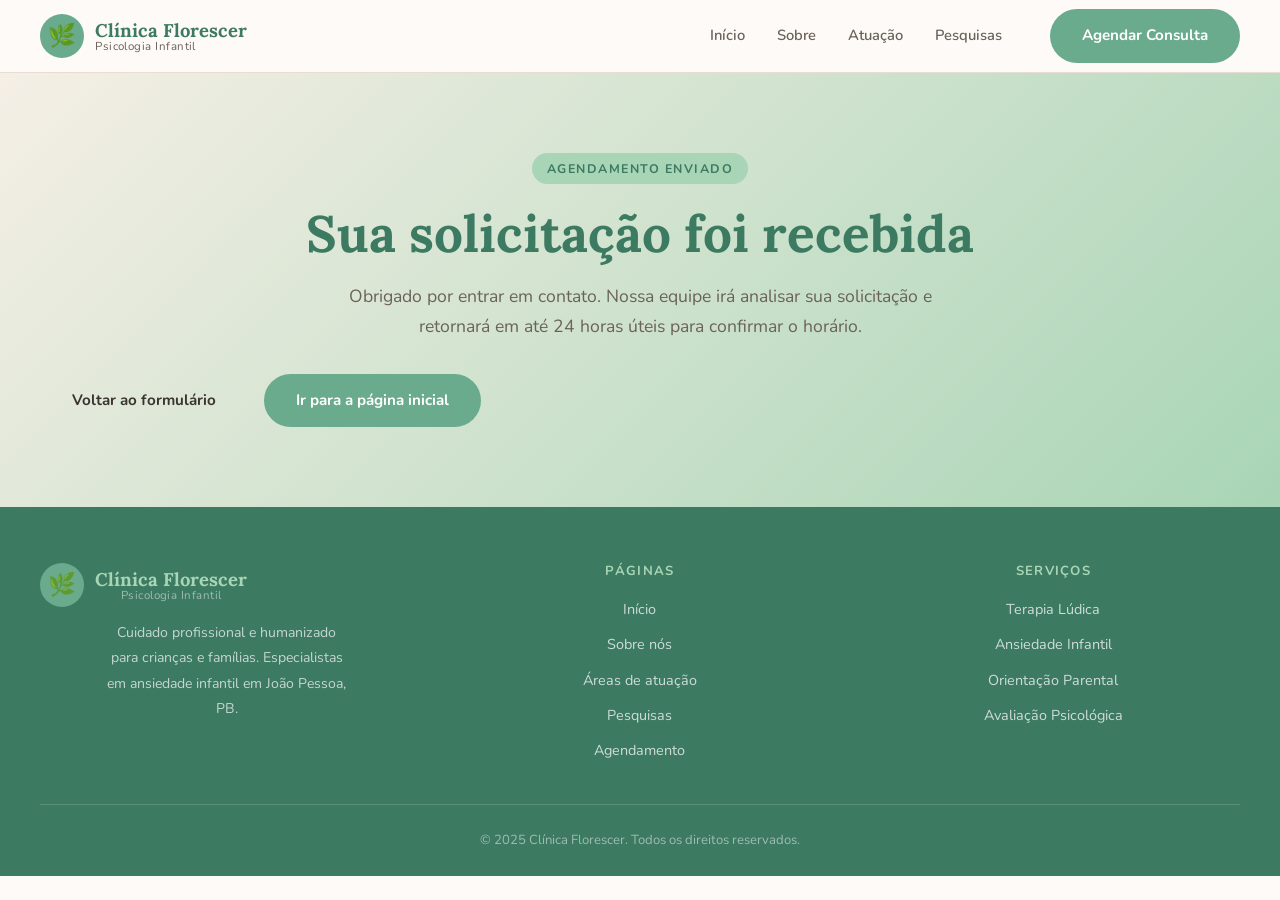
<file: html/confirmacao.html>
<!DOCTYPE html>
<html lang="pt-BR">
<head>
  <meta charset="UTF-8">
  <meta name="viewport" content="width=device-width, initial-scale=1.0">
  <meta name="description" content="Confirmação de envio de agendamento na Clínica Florescer.">
  <title>Agendamento enviado | Clínica Florescer</title>
  <link rel="stylesheet" href="../css/style.css">
  <link rel="stylesheet" href="../css/index.css">
</head>
<body>
  <header>
    <div class="header-inner">
      <a href="../index.html" class="logo" aria-label="Clínica Florescer - Página Inicial">
        <div class="logo-icon" aria-hidden="true">🌿</div>
        <div class="logo-text">
          <strong>Clínica Florescer</strong>
          <span>Psicologia Infantil</span>
        </div>
      </a>
      <nav aria-label="Menu principal">
        <ul id="nav-menu">
          <li><a href="../index.html">Início</a></li>
          <li><a href="sobre.html">Sobre</a></li>
          <li><a href="atuacao.html">Atuação</a></li>
          <li><a href="pesquisa.html">Pesquisas</a></li>
          <li class="nav-cta"><a href="agendamento.html" class="btn btn-primary">Agendar Consulta</a></li>
        </ul>
        <button class="hamburger" aria-label="Abrir menu" onclick="toggleMenu()">
          <span></span><span></span><span></span>
        </button>
      </nav>
    </div>
  </header>

  <main>
    <section class="page-hero" aria-labelledby="confirmacao-titulo">
      <div class="container">
        <span class="section-tag">Agendamento enviado</span>
        <h1 id="confirmacao-titulo">Sua solicitação foi recebida</h1>
        <p>Obrigado por entrar em contato. Nossa equipe irá analisar sua solicitação e retornará em até 24 horas úteis para confirmar o horário.</p>
        <div class="hero-actions" style="margin-top:2rem; display:flex; gap:1rem; flex-wrap:wrap;">
          <a href="agendamento.html" class="btn btn-secondary">Voltar ao formulário</a>
          <a href="../index.html" class="btn btn-primary">Ir para a página inicial</a>
        </div>
      </div>
    </section>
  </main>

  <footer>
    <div class="footer-inner">
      <div class="footer-brand">
        <div class="logo">
          <div class="logo-icon" aria-hidden="true">🌿</div>
          <div class="logo-text">
            <strong style="color:var(--verde-claro);">Clínica Florescer</strong>
            <span style="color:rgba(255,255,255,.5);">Psicologia Infantil</span>
          </div>
        </div>
        <p>Cuidado profissional e humanizado para crianças e famílias. Especialistas em ansiedade infantil em João Pessoa, PB.</p>
      </div>
      <div>
        <h4>Páginas</h4>
        <ul>
          <li><a href="../index.html">Início</a></li>
          <li><a href="sobre.html">Sobre nós</a></li>
          <li><a href="atuacao.html">Áreas de atuação</a></li>
          <li><a href="pesquisa.html">Pesquisas</a></li>
          <li><a href="agendamento.html">Agendamento</a></li>
        </ul>
      </div>
      <div>
        <h4>Serviços</h4>
        <ul>
          <li><a href="atuacao.html">Terapia Lúdica</a></li>
          <li><a href="atuacao.html">Ansiedade Infantil</a></li>
          <li><a href="atuacao.html">Orientação Parental</a></li>
          <li><a href="pesquisa.html">Avaliação Psicológica</a></li>
        </ul>
      </div>
    </div>
    <div class="footer-bottom">
      <span>© 2025 Clínica Florescer. Todos os direitos reservados.</span>
    </div>
  </footer>

  <script>
    function toggleMenu() {
      document.getElementById('nav-menu').classList.toggle('aberto');
    }
  </script>
</body>
</html>
</file>
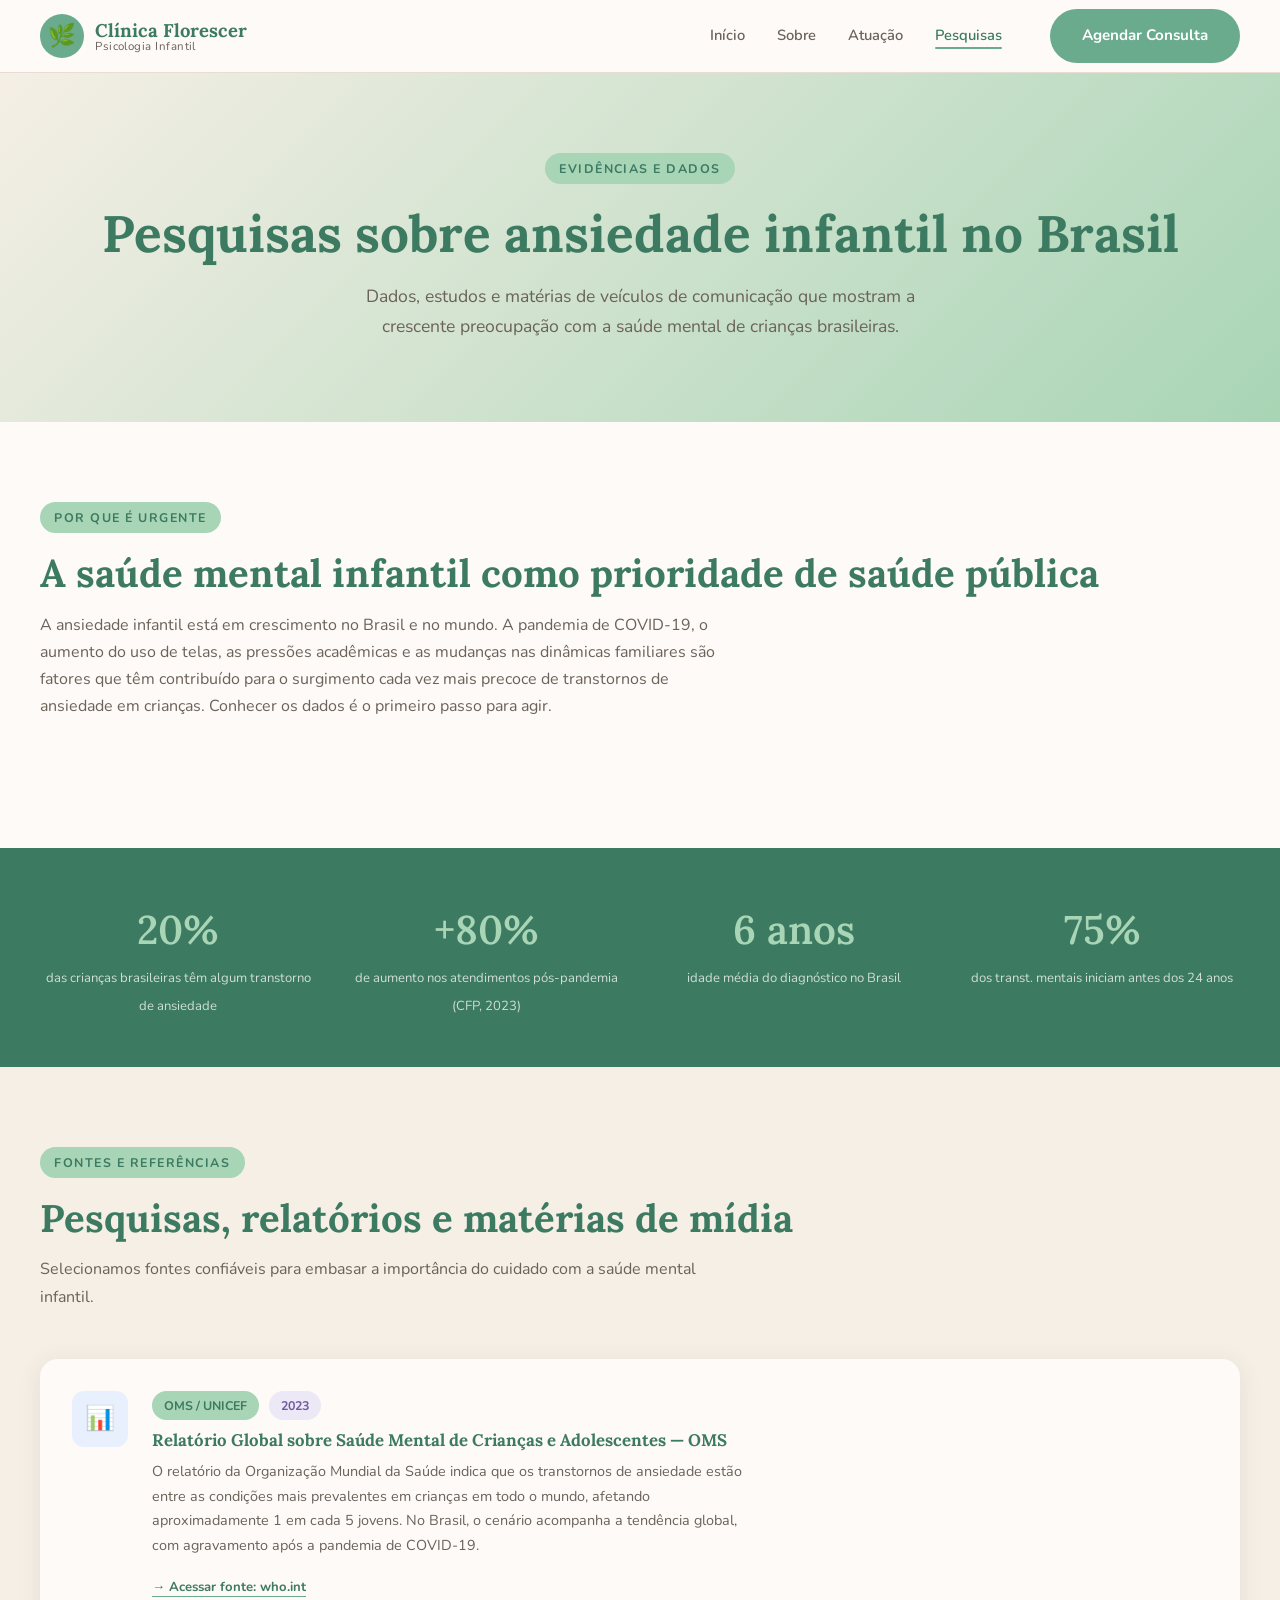
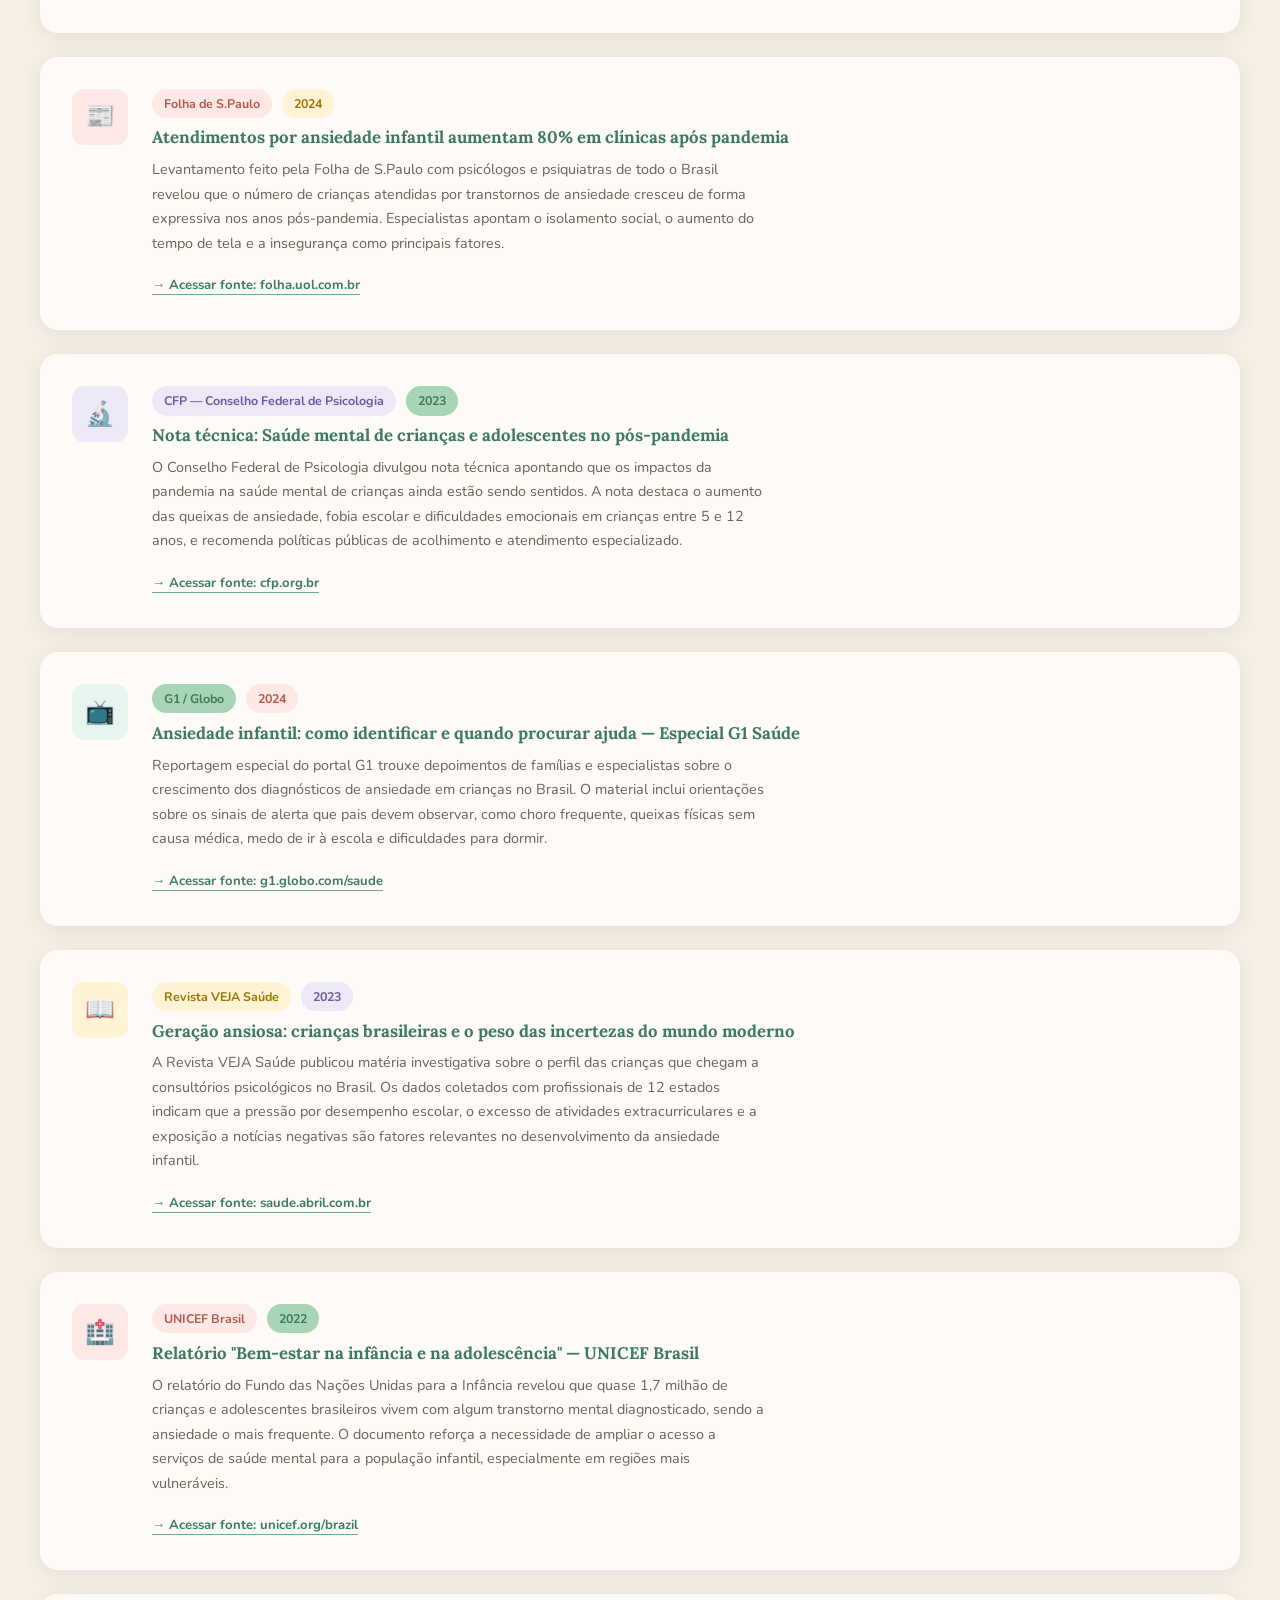
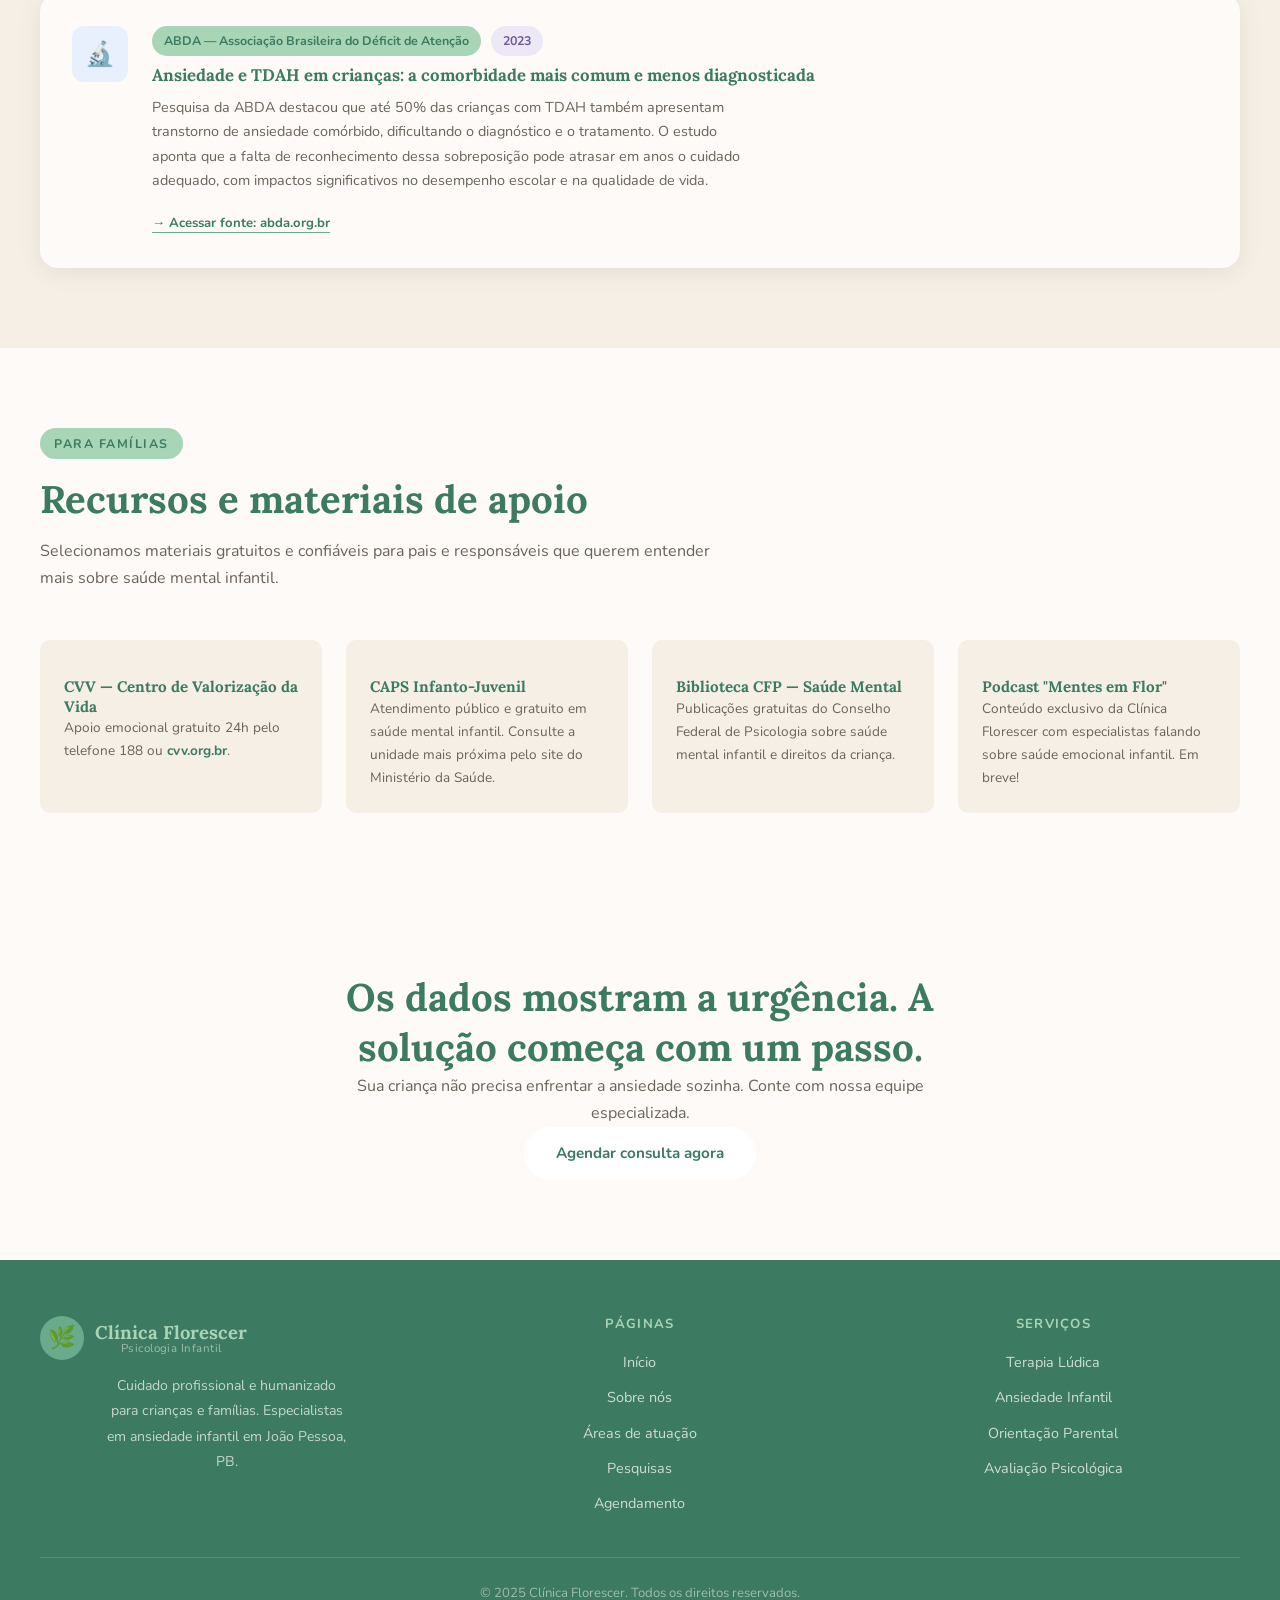
<file: html/pesquisa.html>
<!DOCTYPE html>
<html lang="pt-BR">
<head>
  <meta charset="UTF-8">
  <meta name="viewport" content="width=device-width, initial-scale=1.0">
  <meta name="description" content="Pesquisas e dados sobre o aumento da ansiedade infantil no Brasil. Fontes científicas, matérias de mídia e relatórios sobre saúde mental de crianças.">
  <title>Pesquisas | Clínica Florescer</title>
  <link rel="stylesheet" href="../css/style.css">
  <link rel="stylesheet" href="../css/pages.css">
</head>
<body>

  <!-- ══ HEADER ══════════════════════════════ -->
  <header>
    <div class="header-inner">
      <a href="../index.html" class="logo" aria-label="Clínica Florescer - Página Inicial">
        <div class="logo-icon" aria-hidden="true">🌿</div>
        <div class="logo-text">
          <strong>Clínica Florescer</strong>
          <span>Psicologia Infantil</span>
        </div>
      </a>
      <nav aria-label="Menu principal">
        <ul id="nav-menu">
          <li><a href="../index.html">Início</a></li>
          <li><a href="sobre.html">Sobre</a></li>
          <li><a href="atuacao.html">Atuação</a></li>
          <li><a href="pesquisa.html" class="ativo">Pesquisas</a></li>
          <li class="nav-cta"><a href="agendamento.html" class="btn btn-primary">Agendar Consulta</a></li>
        </ul>
        <button class="hamburger" aria-label="Abrir menu" onclick="toggleMenu()">
          <span></span><span></span><span></span>
        </button>
      </nav>
    </div>
  </header>

  <!-- ══ MAIN ════════════════════════════════ -->
  <main>

    <!-- HERO DA PÁGINA -->
    <section class="page-hero" aria-labelledby="pesq-hero-titulo">
      <div class="container">
        <span class="section-tag">Evidências e dados</span>
        <h1 id="pesq-hero-titulo">Pesquisas sobre ansiedade infantil no Brasil</h1>
        <p>Dados, estudos e matérias de veículos de comunicação que mostram a crescente preocupação com a saúde mental de crianças brasileiras.</p>
      </div>
    </section>

    <!-- INTRO -->
    <section class="pesquisa-intro" aria-labelledby="pesq-intro-titulo">
      <div class="container">
        <div class="section-header">
          <span class="section-tag">Por que é urgente</span>
          <h2 id="pesq-intro-titulo">A saúde mental infantil como prioridade de saúde pública</h2>
          <p>
            A ansiedade infantil está em crescimento no Brasil e no mundo. A pandemia de COVID-19,
            o aumento do uso de telas, as pressões acadêmicas e as mudanças nas dinâmicas familiares
            são fatores que têm contribuído para o surgimento cada vez mais precoce de transtornos
            de ansiedade em crianças. Conhecer os dados é o primeiro passo para agir.
          </p>
        </div>
      </div>
    </section>

    <!-- ESTATÍSTICAS -->
    <div class="stats-strip" role="region" aria-label="Dados estatísticos sobre ansiedade infantil">
      <div class="container">
        <div>
          <span class="stat-num">20%</span>
          <span class="stat-label">das crianças brasileiras têm algum transtorno de ansiedade</span>
        </div>
        <div>
          <span class="stat-num">+80%</span>
          <span class="stat-label">de aumento nos atendimentos pós-pandemia (CFP, 2023)</span>
        </div>
        <div>
          <span class="stat-num">6 anos</span>
          <span class="stat-label">idade média do diagnóstico no Brasil</span>
        </div>
        <div>
          <span class="stat-num">75%</span>
          <span class="stat-label">dos transt. mentais iniciam antes dos 24 anos</span>
        </div>
      </div>
    </div>

    <!-- PESQUISAS E MATÉRIAS -->
    <section class="pesquisas-lista" aria-labelledby="pesq-lista-titulo">
      <div class="container">
        <div class="section-header">
          <span class="section-tag">Fontes e referências</span>
          <h2 id="pesq-lista-titulo">Pesquisas, relatórios e matérias de mídia</h2>
          <p>Selecionamos fontes confiáveis para embasar a importância do cuidado com a saúde mental infantil.</p>
        </div>

        <div style="display:flex;flex-direction:column;gap:1.5rem;">

          <article class="pesquisa-card">
            <div class="pesquisa-source" style="background:#e8f0fe;" aria-hidden="true">📊</div>
            <div class="pesquisa-card-body">
              <div class="meta">
                <span class="badge badge-verde">OMS / UNICEF</span>
                <span class="badge badge-lilas">2023</span>
              </div>
              <h3>Relatório Global sobre Saúde Mental de Crianças e Adolescentes — OMS</h3>
              <p>O relatório da Organização Mundial da Saúde indica que os transtornos de ansiedade estão entre as condições mais prevalentes em crianças em todo o mundo, afetando aproximadamente 1 em cada 5 jovens. No Brasil, o cenário acompanha a tendência global, com agravamento após a pandemia de COVID-19.</p>
              <a href="https://www.who.int" target="_blank" rel="noopener noreferrer" class="link-fonte" aria-label="Acessar site da OMS (abre em nova aba)">→ Acessar fonte: who.int</a>
            </div>
          </article>

          <article class="pesquisa-card">
            <div class="pesquisa-source" style="background:#fde8e5;" aria-hidden="true">📰</div>
            <div class="pesquisa-card-body">
              <div class="meta">
                <span class="badge badge-rosa">Folha de S.Paulo</span>
                <span class="badge badge-amarelo">2024</span>
              </div>
              <h3>Atendimentos por ansiedade infantil aumentam 80% em clínicas após pandemia</h3>
              <p>Levantamento feito pela Folha de S.Paulo com psicólogos e psiquiatras de todo o Brasil revelou que o número de crianças atendidas por transtornos de ansiedade cresceu de forma expressiva nos anos pós-pandemia. Especialistas apontam o isolamento social, o aumento do tempo de tela e a insegurança como principais fatores.</p>
              <a href="https://www.folha.uol.com.br" target="_blank" rel="noopener noreferrer" class="link-fonte" aria-label="Acessar Folha de S.Paulo (abre em nova aba)">→ Acessar fonte: folha.uol.com.br</a>
            </div>
          </article>

          <article class="pesquisa-card">
            <div class="pesquisa-source" style="background:#ede8f5;" aria-hidden="true">🔬</div>
            <div class="pesquisa-card-body">
              <div class="meta">
                <span class="badge badge-lilas">CFP — Conselho Federal de Psicologia</span>
                <span class="badge badge-verde">2023</span>
              </div>
              <h3>Nota técnica: Saúde mental de crianças e adolescentes no pós-pandemia</h3>
              <p>O Conselho Federal de Psicologia divulgou nota técnica apontando que os impactos da pandemia na saúde mental de crianças ainda estão sendo sentidos. A nota destaca o aumento das queixas de ansiedade, fobia escolar e dificuldades emocionais em crianças entre 5 e 12 anos, e recomenda políticas públicas de acolhimento e atendimento especializado.</p>
              <a href="https://cfp.org.br" target="_blank" rel="noopener noreferrer" class="link-fonte" aria-label="Acessar site do Conselho Federal de Psicologia (abre em nova aba)">→ Acessar fonte: cfp.org.br</a>
            </div>
          </article>

          <article class="pesquisa-card">
            <div class="pesquisa-source" style="background:#e8f5ee;" aria-hidden="true">📺</div>
            <div class="pesquisa-card-body">
              <div class="meta">
                <span class="badge badge-verde">G1 / Globo</span>
                <span class="badge badge-rosa">2024</span>
              </div>
              <h3>Ansiedade infantil: como identificar e quando procurar ajuda — Especial G1 Saúde</h3>
              <p>Reportagem especial do portal G1 trouxe depoimentos de famílias e especialistas sobre o crescimento dos diagnósticos de ansiedade em crianças no Brasil. O material inclui orientações sobre os sinais de alerta que pais devem observar, como choro frequente, queixas físicas sem causa médica, medo de ir à escola e dificuldades para dormir.</p>
              <a href="https://g1.globo.com/saude" target="_blank" rel="noopener noreferrer" class="link-fonte" aria-label="Acessar G1 Saúde (abre em nova aba)">→ Acessar fonte: g1.globo.com/saude</a>
            </div>
          </article>

          <article class="pesquisa-card">
            <div class="pesquisa-source" style="background:#fef3d5;" aria-hidden="true">📖</div>
            <div class="pesquisa-card-body">
              <div class="meta">
                <span class="badge badge-amarelo">Revista VEJA Saúde</span>
                <span class="badge badge-lilas">2023</span>
              </div>
              <h3>Geração ansiosa: crianças brasileiras e o peso das incertezas do mundo moderno</h3>
              <p>A Revista VEJA Saúde publicou matéria investigativa sobre o perfil das crianças que chegam a consultórios psicológicos no Brasil. Os dados coletados com profissionais de 12 estados indicam que a pressão por desempenho escolar, o excesso de atividades extracurriculares e a exposição a notícias negativas são fatores relevantes no desenvolvimento da ansiedade infantil.</p>
              <a href="https://saude.abril.com.br" target="_blank" rel="noopener noreferrer" class="link-fonte" aria-label="Acessar VEJA Saúde (abre em nova aba)">→ Acessar fonte: saude.abril.com.br</a>
            </div>
          </article>

          <article class="pesquisa-card">
            <div class="pesquisa-source" style="background:#fde8e5;" aria-hidden="true">🏥</div>
            <div class="pesquisa-card-body">
              <div class="meta">
                <span class="badge badge-rosa">UNICEF Brasil</span>
                <span class="badge badge-verde">2022</span>
              </div>
              <h3>Relatório "Bem-estar na infância e na adolescência" — UNICEF Brasil</h3>
              <p>O relatório do Fundo das Nações Unidas para a Infância revelou que quase 1,7 milhão de crianças e adolescentes brasileiros vivem com algum transtorno mental diagnosticado, sendo a ansiedade o mais frequente. O documento reforça a necessidade de ampliar o acesso a serviços de saúde mental para a população infantil, especialmente em regiões mais vulneráveis.</p>
              <a href="https://www.unicef.org/brazil" target="_blank" rel="noopener noreferrer" class="link-fonte" aria-label="Acessar UNICEF Brasil (abre em nova aba)">→ Acessar fonte: unicef.org/brazil</a>
            </div>
          </article>

          <article class="pesquisa-card">
            <div class="pesquisa-source" style="background:#e8f0fe;" aria-hidden="true">🔬</div>
            <div class="pesquisa-card-body">
              <div class="meta">
                <span class="badge badge-verde">ABDA — Associação Brasileira do Déficit de Atenção</span>
                <span class="badge badge-lilas">2023</span>
              </div>
              <h3>Ansiedade e TDAH em crianças: a comorbidade mais comum e menos diagnosticada</h3>
              <p>Pesquisa da ABDA destacou que até 50% das crianças com TDAH também apresentam transtorno de ansiedade comórbido, dificultando o diagnóstico e o tratamento. O estudo aponta que a falta de reconhecimento dessa sobreposição pode atrasar em anos o cuidado adequado, com impactos significativos no desempenho escolar e na qualidade de vida.</p>
              <a href="https://www.abda.org.br" target="_blank" rel="noopener noreferrer" class="link-fonte" aria-label="Acessar site da ABDA (abre em nova aba)">→ Acessar fonte: abda.org.br</a>
            </div>
          </article>

        </div>
      </div>
    </section>

    <!-- RECURSOS ÚTEIS -->
    <section class="recursos-uteis" aria-labelledby="recursos-titulo">
      <div class="container">
        <div class="section-header">
          <span class="section-tag">Para famílias</span>
          <h2 id="recursos-titulo">Recursos e materiais de apoio</h2>
          <p>Selecionamos materiais gratuitos e confiáveis para pais e responsáveis que querem entender mais sobre saúde mental infantil.</p>
        </div>
        <div class="grid-4">
          <div class="recurso-card">
            <div class="recurso-icon" aria-hidden="true"></div>
            <h3 style="font-size:.95rem;">CVV — Centro de Valorização da Vida</h3>
            <p style="font-size:.85rem;">Apoio emocional gratuito 24h pelo telefone 188 ou <a href="https://cvv.org.br" target="_blank" rel="noopener noreferrer" style="color:var(--verde-escuro);font-weight:700;">cvv.org.br</a>.</p>
          </div>
          <div class="recurso-card">
            <div class="recurso-icon" aria-hidden="true"></div>
            <h3 style="font-size:.95rem;">CAPS Infanto-Juvenil</h3>
            <p style="font-size:.85rem;">Atendimento público e gratuito em saúde mental infantil. Consulte a unidade mais próxima pelo site do Ministério da Saúde.</p>
          </div>
          <div class="recurso-card">
            <div class="recurso-icon" aria-hidden="true"></div>
            <h3 style="font-size:.95rem;">Biblioteca CFP — Saúde Mental</h3>
            <p style="font-size:.85rem;">Publicações gratuitas do Conselho Federal de Psicologia sobre saúde mental infantil e direitos da criança.</p>
          </div>
          <div class="recurso-card">
            <div class="recurso-icon" aria-hidden="true"></div>
            <h3 style="font-size:.95rem;">Podcast "Mentes em Flor"</h3>
            <p style="font-size:.85rem;">Conteúdo exclusivo da Clínica Florescer com especialistas falando sobre saúde emocional infantil. Em breve!</p>
          </div>
        </div>
      </div>
    </section>

    <!-- CTA -->
    <section class="cta-banner" aria-labelledby="pesq-cta-titulo">
      <div class="container" style="max-width:650px; text-align:center;">
        <h2 id="pesq-cta-titulo">Os dados mostram a urgência. A solução começa com um passo.</h2>
        <p>Sua criança não precisa enfrentar a ansiedade sozinha. Conte com nossa equipe especializada.</p>
        <a href="agendamento.html" class="btn" style="background:#fff;color:var(--verde-escuro);">Agendar consulta agora</a>
      </div>
    </section>

  </main>

  <!-- ══ FOOTER ══════════════════════════════ -->
  <footer>
    <div class="footer-inner">
      <div class="footer-brand">
        <div class="logo">
          <div class="logo-icon" aria-hidden="true">🌿</div>
          <div class="logo-text">
            <strong style="color:var(--verde-claro);">Clínica Florescer</strong>
            <span style="color:rgba(255,255,255,.5);">Psicologia Infantil</span>
          </div>
        </div>
        <p>Cuidado profissional e humanizado para crianças e famílias. Especialistas em ansiedade infantil em João Pessoa, PB.</p>
      </div>
      <div>
        <h4>Páginas</h4>
        <ul>
          <li><a href="../index.html">Início</a></li>
          <li><a href="sobre.html">Sobre nós</a></li>
          <li><a href="atuacao.html">Áreas de atuação</a></li>
          <li><a href="pesquisa.html">Pesquisas</a></li>
          <li><a href="agendamento.html">Agendamento</a></li>
        </ul>
      </div>
      <div>
        <h4>Serviços</h4>
        <ul>
          <li><a href="atuacao.html">Terapia Lúdica</a></li>
          <li><a href="atuacao.html">Ansiedade Infantil</a></li>
          <li><a href="atuacao.html">Orientação Parental</a></li>
          <li><a href="atuacao.html">Avaliação Psicológica</a></li>
        </ul>
      </div>
    </div>
    <div class="footer-bottom">
      <span>© 2025 Clínica Florescer. Todos os direitos reservados.</span>
    </div>
  </footer>

  <script>
    function toggleMenu() {
      document.getElementById('nav-menu').classList.toggle('aberto');
    }
  </script>
</body>
</html>
</file>
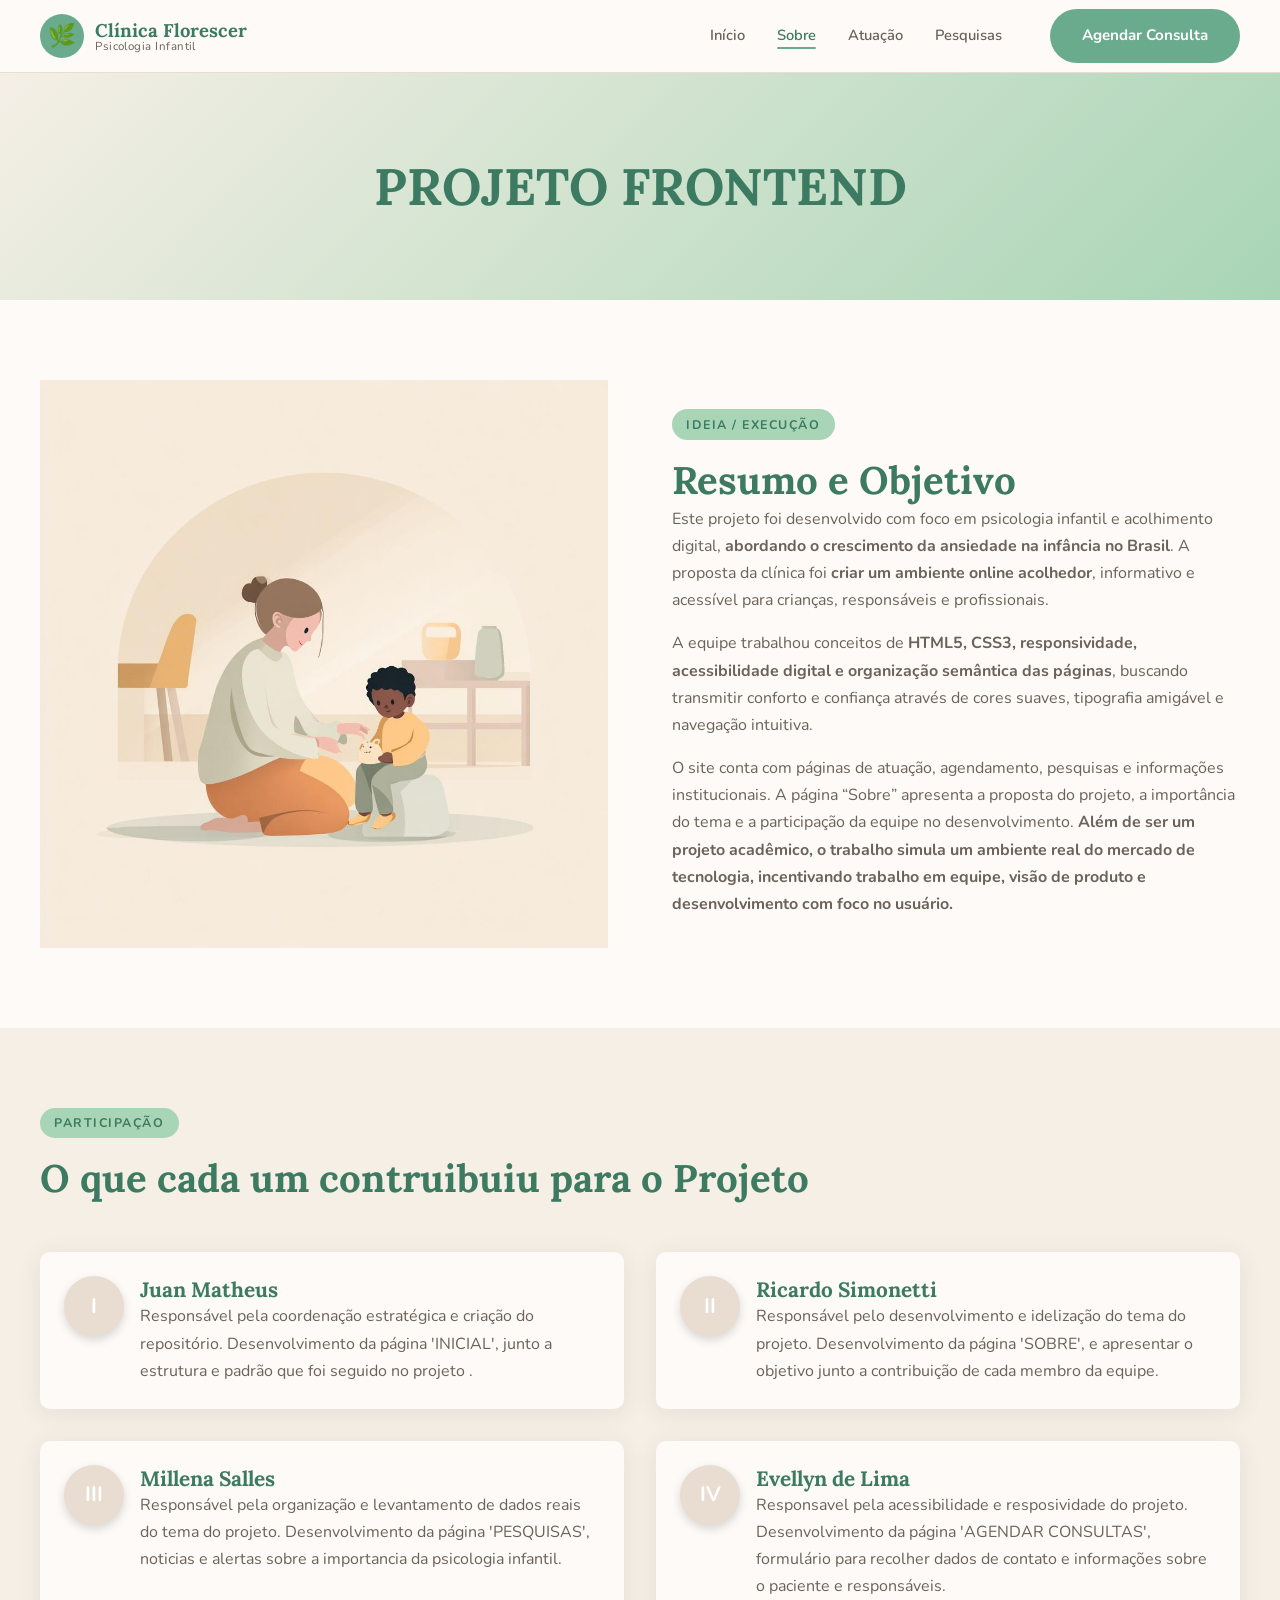
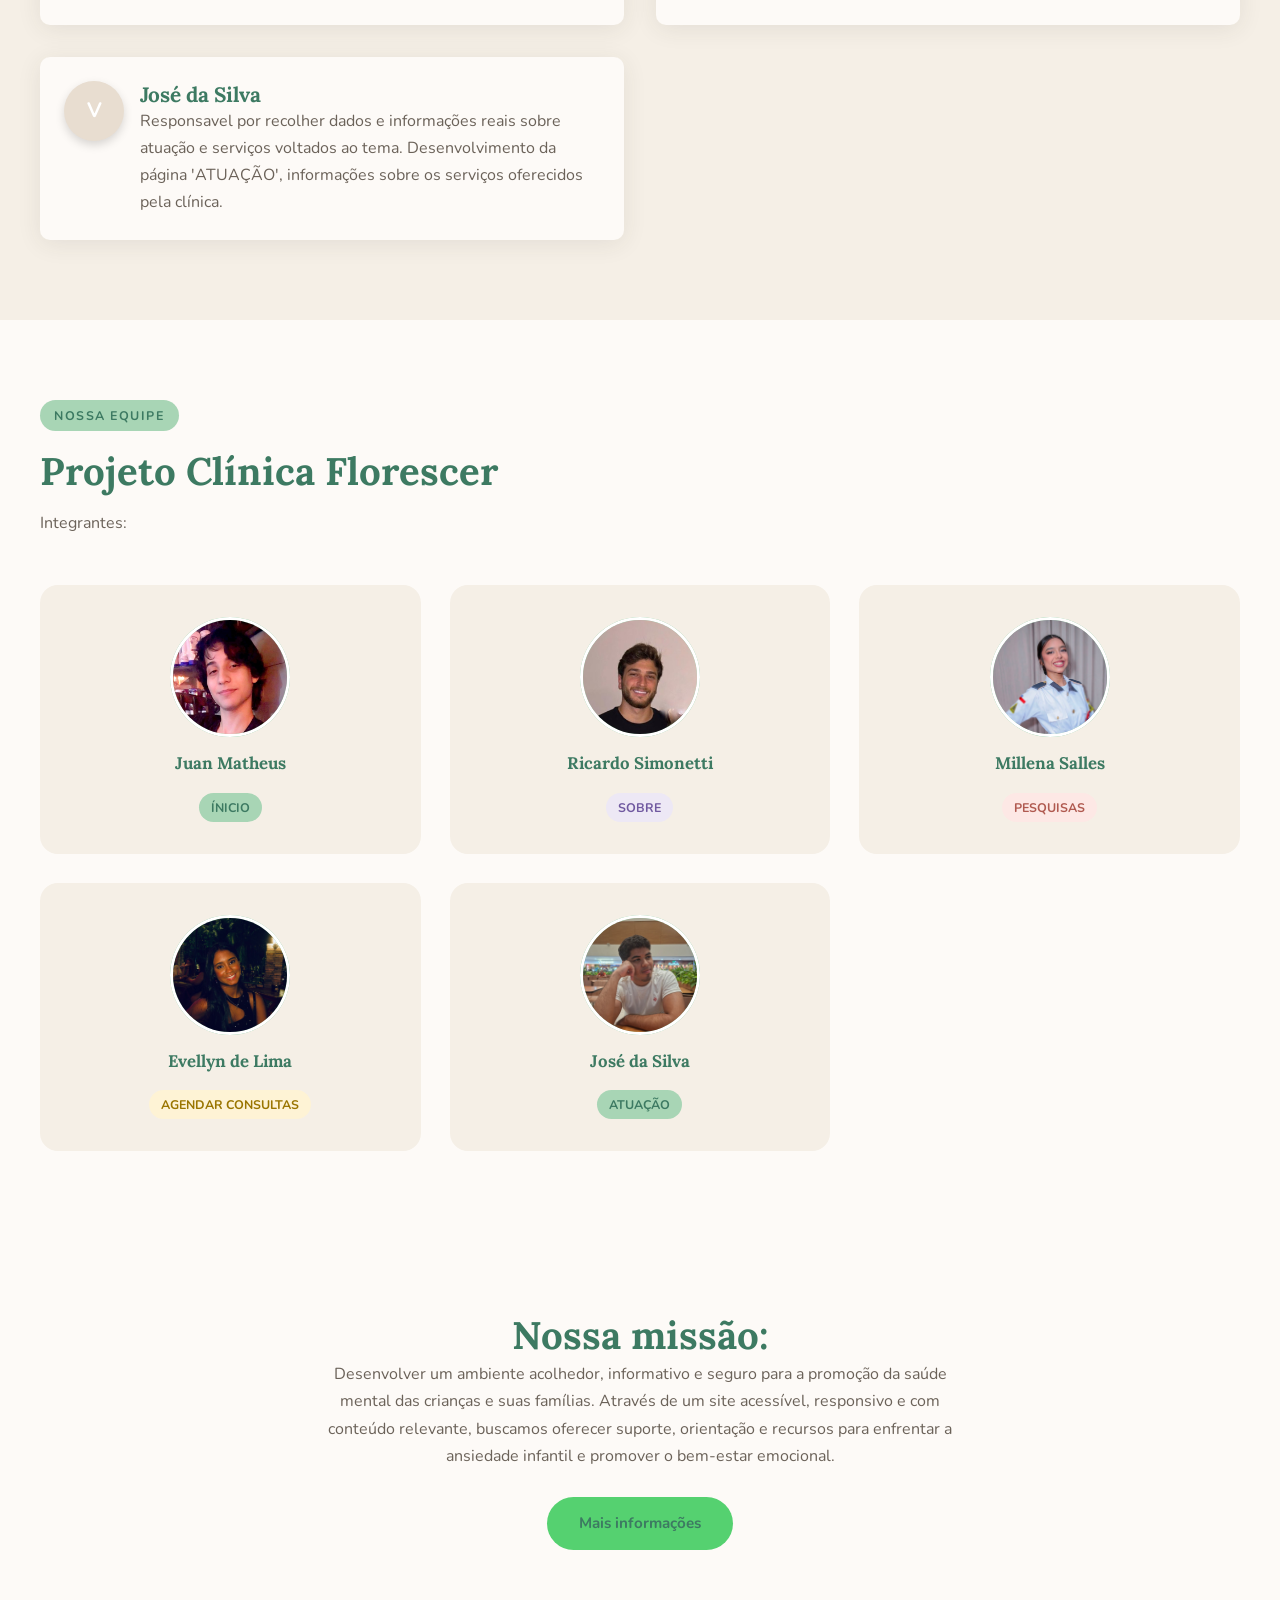
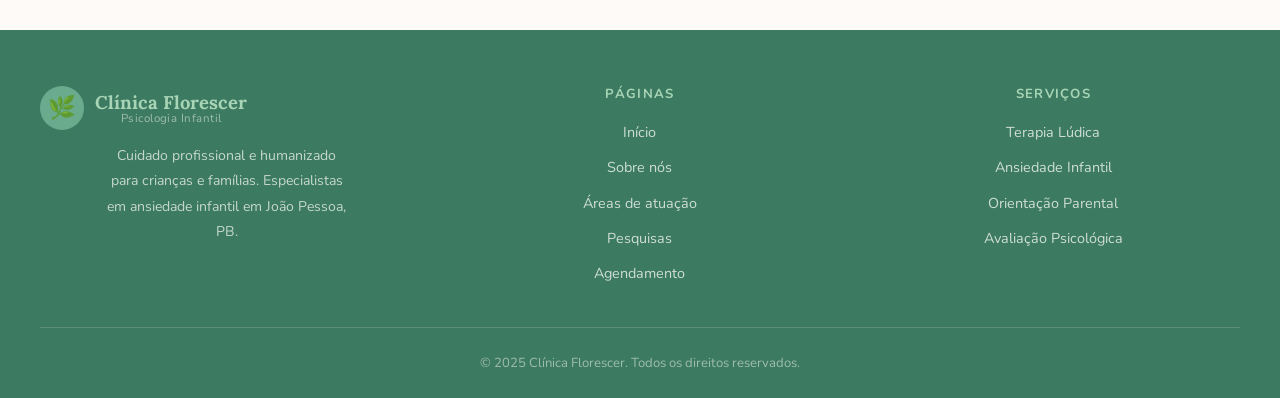
<file: html/sobre.html>
<!DOCTYPE html>
<html lang="pt-BR">
<head>
  <meta charset="UTF-8">
  <meta name="viewport" content="width=device-width, initial-scale=1.0">
  <meta name="description" content="Conheça a equipe da Clínica Florescer — psicólogos especializados em saúde mental infantil e ansiedade em João Pessoa, PB.">
  <title>Sobre Nós</title>
  <link rel="stylesheet" href="../css/style.css">
  <link rel="stylesheet" href="../css/pages.css">
</head>
<body>

  <!-- ══ HEADER ══════════════════════════════ -->
  <header>
    <div class="header-inner">
      <a href="../index.html" class="logo" aria-label="Clínica Florescer - Página Inicial">
        <div class="logo-icon" aria-hidden="true">🌿</div>
        <div class="logo-text">
          <strong>Clínica Florescer</strong>
          <span>Psicologia Infantil</span>
        </div>
      </a>
      <nav aria-label="Menu principal">
        <ul id="nav-menu">
          <li><a href="../index.html">Início</a></li>
          <li><a href="sobre.html" class="ativo">Sobre</a></li>
          <li><a href="atuacao.html">Atuação</a></li>
          <li><a href="pesquisa.html">Pesquisas</a></li>
          <li class="nav-cta"><a href="agendamento.html" class="btn btn-primary">Agendar Consulta</a></li>
        </ul>
        <button class="hamburger" aria-label="Abrir menu" onclick="toggleMenu()">
          <span></span><span></span><span></span>
        </button>
      </nav>
    </div>
  </header>

  <!-- ══ MAIN ════════════════════════════════ -->
  <main>

    <!-- HERO DA PÁGINA -->
    <section class="page-hero" aria-labelledby="sobre-hero-titulo">
      <div class="container">
        <h1 id="sobre-hero-titulo">PROJETO FRONTEND</h1>
      </div>
    </section>

    <!-- MISSÃO -->
    <section class="sobre-missao" aria-labelledby="missao-titulo">
      <div class="container">
        <div class="sobre-missao-inner">
          <div class="sobre-missao-foto">
            <img src="../assets/desenho_ilustrativo.jpeg" alt="Psicologia infantil e acolhimento">
          </div>
          <div>
            <span class="section-tag">Ideia / Execução</span>
            <h2 id="missao-titulo">Resumo e Objetivo</h2>
            <p>
              Este projeto foi desenvolvido com foco em psicologia infantil e acolhimento digital,
               <b>abordando o crescimento da ansiedade na infância no Brasil</b>. 
               A proposta da clínica foi <b>criar um ambiente online acolhedor</b>,
               informativo e acessível para crianças, responsáveis e profissionais.
            </p>
            <p style="margin-top:1rem;">
              A equipe trabalhou conceitos de <b>HTML5, CSS3, responsividade, acessibilidade digital e organização semântica das páginas</b>,
               buscando transmitir conforto e confiança através de cores suaves, tipografia amigável e navegação intuitiva.
            </p>
            <p style="margin-top:1rem;">
              O site conta com páginas de atuação, agendamento, pesquisas e informações institucionais.
              A página “Sobre” apresenta a proposta do projeto,
              a importância do tema e a participação da equipe no desenvolvimento.
              <b>Além de ser um projeto acadêmico, o trabalho simula um ambiente real do mercado de tecnologia,
              incentivando trabalho em equipe, visão de produto e desenvolvimento com foco no usuário.</b>
            </p>
          </div>
        </div>
      </div>
    </section>

    <!-- VALORES -->
    <section class="sobre-valores" aria-labelledby="valores-titulo">
      <div class="container">
        <div class="section-header">
          <span class="section-tag">Participação</span>
          <h2 id="valores-titulo">O que cada um contruibuiu para o Projeto</h2>
        </div>
        <div class="grid-2">
          <div class="valor-item">
            <div class="valor-icon">I</div>
            <div>
              <h3>Juan Matheus</h3>
              <p>Responsável pela coordenação estratégica e criação do repositório. Desenvolvimento da página 'INICIAL',
                 junto a estrutura e padrão que foi seguido no projeto .
              </p>
            </div>
          </div>
          <div class="valor-item">
            <div class="valor-icon">II</div>
            <div>
              <h3>Ricardo Simonetti</h3>
              <p>Responsável pelo desenvolvimento e idelização do tema do projeto. Desenvolvimento da página 'SOBRE',
                  e apresentar o objetivo junto a contribuição de cada membro da equipe.
              </p>
            </div>
          </div>
          <div class="valor-item">
            <div class="valor-icon">III</div>
            <div>
              <h3>Millena Salles</h3>
              <p>Responsável pela organização e levantamento de dados reais do tema do projeto. 
                Desenvolvimento da página 'PESQUISAS', noticias e alertas sobre  a importancia da psicologia infantil. </p>
            </div>
          </div>
          <div class="valor-item">
            <div class="valor-icon">IV</div>
            <div>
              <h3>Evellyn de Lima</h3>
              <p>Responsavel pela acessibilidade e resposividade do projeto. Desenvolvimento da página 'AGENDAR CONSULTAS',
                  formulário para recolher dados de contato e informações sobre o paciente e responsáveis.
              </p>
            </div>
          </div>
          <div class="valor-item">
            <div class="valor-icon">V</div>
            <div>
              <h3>José da Silva</h3>
              <p>Responsavel por recolher dados e informações reais sobre atuação e serviços voltados ao tema.
                  Desenvolvimento da página 'ATUAÇÃO', informações sobre os serviços oferecidos pela clínica.
              </p>
            </div>
          </div>
        </div>
      </div>
    </section>

    <!-- EQUIPE -->
    <section class="equipe" aria-labelledby="equipe-titulo">
      <div class="container">
        <div class="section-header">
          <span class="section-tag">Nossa equipe</span>
          <h2 id="equipe-titulo">Projeto Clínica Florescer</h2>
          <p>Integrantes:</p>
        </div>
        <div class="grid-3">
          <article class="equipe-card">
            <div class="equipe-avatar">
              <img src="../assets/fotoJM.jpeg" alt=" foto Juan Matheus">
            </div>
            <h3>Juan Matheus</h3>
            <div style="margin-top:.8rem;">
              <span class="badge badge-verde">ÍNICIO</span>
            </div>
          </article>
          <article class="equipe-card">
            <div class="equipe-avatar">
              <img src="../assets/fotoRB.jpeg" alt=" foto Ricardo Simonetti">
            </div>
            <h3>Ricardo Simonetti</h3>
            <div style="margin-top:.8rem;">
              <span class="badge badge-lilas">SOBRE</span>
            </div>
          </article>
          <article class="equipe-card">
            <div class="equipe-avatar">
              <img src="../assets/fotoMScerta.jpeg" alt=" foto Millena Salles">
            </div>
            <h3>Millena Salles</h3>
            <div style="margin-top:.8rem;">
              <span class="badge badge-rosa">PESQUISAS</span>
            </div>
          </article>
          <article class="equipe-card">
            <div class="equipe-avatar">
              <img src="../assets/fotoEL.jpeg" alt=" foto Evellyn de Lima">
            </div>
            <h3>Evellyn de Lima</h3>
            <div style="margin-top:.8rem;">
              <span class="badge badge-amarelo">AGENDAR CONSULTAS</span>
            </div>
          </article>
          <article class="equipe-card">
            <div class="equipe-avatar">
              <img src="../assets/fotoJR.jpeg" alt=" foto José da Silva">
            </div>
            <h3>José da Silva</h3>
            <div style="margin-top:.8rem;">
              <span class="badge badge-verde">ATUAÇÃO</span>
            </div>
          </article>
            </div>
          </article>
        </div>
      </div>
    </section>

    <!-- CTA -->
    <section class="cta-banner" aria-labelledby="sobre-cta-titulo">
      <div class="container" style="max-width:650px; text-align:center;">
        <h2 id="sobre-cta-titulo">Nossa missão:</h2>
        <p>Desenvolver um ambiente acolhedor, informativo e seguro para a promoção da saúde mental das crianças e suas famílias.
            Através de um site acessível, responsivo e com conteúdo relevante, buscamos oferecer suporte, 
            orientação e recursos para enfrentar a ansiedade infantil e promover o bem-estar emocional.
        </p>
        <br>
        <a href="agendamento.html" class="btn" style="background:#55d170;color:var(--verde-escuro);">Mais informações</a>
      </div>
    </section>

  </main>

  <!-- ══ FOOTER ══════════════════════════════ -->
  <footer>
    <div class="footer-inner">
      <div class="footer-brand">
        <div class="logo">
          <div class="logo-icon" aria-hidden="true">🌿</div>
          <div class="logo-text">
            <strong style="color:var(--verde-claro);">Clínica Florescer</strong>
            <span style="color:rgba(255,255,255,.5);">Psicologia Infantil</span>
          </div>
        </div>
        <p>Cuidado profissional e humanizado para crianças e famílias. Especialistas em ansiedade infantil em João Pessoa, PB.</p>
      </div>
      <div>
        <h4>Páginas</h4>
        <ul>
          <li><a href="../index.html">Início</a></li>
          <li><a href="sobre.html">Sobre nós</a></li>
          <li><a href="atuacao.html">Áreas de atuação</a></li>
          <li><a href="pesquisa.html">Pesquisas</a></li>
          <li><a href="agendamento.html">Agendamento</a></li>
        </ul>
      </div>
      <div>
        <h4>Serviços</h4>
        <ul>
          <li><a href="atuacao.html">Terapia Lúdica</a></li>
          <li><a href="atuacao.html">Ansiedade Infantil</a></li>
          <li><a href="atuacao.html">Orientação Parental</a></li>
          <li><a href="atuacao.html">Avaliação Psicológica</a></li>
        </ul>
      </div>
    </div>
    <div class="footer-bottom">
      <span>© 2025 Clínica Florescer. Todos os direitos reservados.</span>
    </div>
  </footer>

  <script>
    function toggleMenu() {
      document.getElementById('nav-menu').classList.toggle('aberto');
    }
  </script>
</body>
</html>
</file>
<file: css/style.css>
/* =============================================
   CLÍNICA FLORESCER — PSICOLOGIA INFANTIL
   CSS Principal — Psicologia das Cores:
   Verde-sálvia + Areia + Branco suave
   Tipografia amigável, layout acolhedor
   ============================================= */

@import url('https://fonts.googleapis.com/css2?family=Nunito:wght@300;400;600;700;800&family=Lora:ital,wght@0,400;0,600;1,400&display=swap');

/* ── RESET & VARIÁVEIS ─────────────────────── */
*, *::before, *::after {
  box-sizing: border-box;
  margin: 0;
  padding: 0;
}

:root {
  --verde:       #6aab8e;
  --verde-claro: #a8d5b5;
  --verde-escuro:#3d7a62;
  --areia:       #f5efe6;
  --areia-escura:#e8ddd0;
  --branco:      #fdfaf7;
  --texto:       #3a3530;
  --texto-leve:  #6b6259;
  --rosa:        #e8a598;
  --lilas:       #b8a8c8;
  --amarelo:     #f0c87a;
  --sombra:      0 4px 24px rgba(58,53,48,.09);
  --sombra-hover:0 8px 32px rgba(58,53,48,.15);
  --raio:        18px;
  --raio-sm:     10px;
  --transicao:   .3s ease;
}

html { scroll-behavior: smooth; }

body {
  font-family: 'Nunito', sans-serif;
  background: var(--branco);
  color: var(--texto);
  line-height: 1.7;
  font-size: 16px;
}

img { max-width: 100%; display: block; }
a   { text-decoration: none; color: inherit; }
ul  { list-style: none; }

/* ── TIPOGRAFIA ────────────────────────────── */
h1, h2, h3, h4 {
  font-family: 'Lora', serif;
  line-height: 1.3;
  color: var(--verde-escuro);
}
h1 { font-size: clamp(2rem, 5vw, 3.2rem); }
h2 { font-size: clamp(1.6rem, 3.5vw, 2.4rem); }
h3 { font-size: 1.3rem; }
p  { color: var(--texto-leve); max-width: 68ch; }

.section-tag {
  display: inline-block;
  font-size: .78rem;
  font-weight: 700;
  letter-spacing: .12em;
  text-transform: uppercase;
  color: var(--verde-escuro);
  background: var(--verde-claro);
  padding: .3rem .9rem;
  border-radius: 50px;
  margin-bottom: 1rem;
}

/* ── BOTÕES ────────────────────────────────── */
.btn {
  display: inline-block;
  padding: .85rem 2rem;
  border-radius: 50px;
  font-family: 'Nunito', sans-serif;
  font-weight: 700;
  font-size: .95rem;
  cursor: pointer;
  border: none;
  transition: transform var(--transicao), box-shadow var(--transicao);
}
.btn:hover { transform: translateY(-2px); box-shadow: var(--sombra-hover); }

.btn-primary {
  background: var(--verde);
  color: #fff;
}
.btn-primary:hover { background: var(--verde-escuro); }

.btn-outline {
  background: transparent;
  color: var(--verde-escuro);
  border: 2.5px solid var(--verde);
}
.btn-outline:hover { background: var(--verde); color: #fff; }

.btn-rosa {
  background: var(--rosa);
  color: #fff;
}

/* ── HEADER ────────────────────────────────── */
header {
  position: sticky;
  top: 0;
  z-index: 100;
  background: rgba(253,250,247,.93);
  backdrop-filter: blur(10px);
  border-bottom: 1.5px solid var(--areia-escura);
  padding: 0 2rem;
}

.header-inner {
  max-width: 1200px;
  margin: 0 auto;
  display: flex;
  align-items: center;
  justify-content: space-between;
  height: 72px;
}

.logo {
  display: flex;
  align-items: center;
  gap: .7rem;
}
.logo-icon {
  width: 44px;
  height: 44px;
  background: var(--verde);
  border-radius: 50%;
  display: flex;
  align-items: center;
  justify-content: center;
  font-size: 1.4rem;
}
.logo-text {
  display: flex;
  flex-direction: column;
  line-height: 1.1;
}
.logo-text strong {
  font-family: 'Lora', serif;
  font-size: 1.15rem;
  color: var(--verde-escuro);
}
.logo-text span {
  font-size: .72rem;
  color: var(--texto-leve);
  letter-spacing: .04em;
}

nav ul {
  display: flex;
  gap: 2rem;
  align-items: center;
}
nav a {
  font-weight: 600;
  font-size: .92rem;
  color: var(--texto-leve);
  transition: color var(--transicao);
  position: relative;
  padding-bottom: .2rem;
}
nav a::after {
  content: '';
  position: absolute;
  bottom: 0; left: 0;
  width: 0; height: 2px;
  background: var(--verde);
  border-radius: 2px;
  transition: width var(--transicao);
}
nav a:hover, nav a.ativo { color: var(--verde-escuro); }
nav a:hover::after, nav a.ativo::after { width: 100%; }

.nav-cta { margin-left: 1rem; }

/* hamburger */
.hamburger {
  display: none;
  flex-direction: column;
  gap: 5px;
  cursor: pointer;
  background: none;
  border: none;
  padding: .4rem;
}
.hamburger span {
  display: block;
  width: 26px; height: 2.5px;
  background: var(--texto);
  border-radius: 2px;
  transition: var(--transicao);
}

/* ── FOOTER ────────────────────────────────── */
footer {
  background: var(--verde-escuro);
  color: rgba(255,255,255,.85);
  padding: 3.5rem 2rem 1.5rem;
}
.footer-inner {
  max-width: 1200px;
  margin: 0 auto;
  display: grid;
  grid-template-columns: repeat(auto-fit, minmax(220px, 1fr));
  gap: 2.5rem;
  justify-items: center;
  text-align: center;
}
.footer-brand p { font-size: .88rem; margin: .8rem auto 0; line-height: 1.8; color: rgba(255,255,255,.7); max-width: 30ch; }
.footer-brand, .footer-inner > div {
  width: 100%;
}
footer h4 { color: var(--verde-claro); font-family: 'Nunito', sans-serif; font-size: .82rem; letter-spacing: .1em; text-transform: uppercase; margin-bottom: 1rem; }
footer ul li { margin-bottom: .5rem; }
footer ul a { font-size: .9rem; color: rgba(255,255,255,.75); transition: color var(--transicao); }
footer ul a:hover { color: #fff; }
.footer-bottom {
  max-width: 1200px;
  margin: 2rem auto 0;
  padding-top: 1.5rem;
  border-top: 1px solid rgba(255,255,255,.15);
  display: flex;
  justify-content: center;
  align-items: center;
  font-size: .82rem;
  color: rgba(255,255,255,.5);
  flex-wrap: wrap;
  gap: .5rem;
}

/* ── HERO GENÉRICO ─────────────────────────── */
.page-hero {
  background: linear-gradient(135deg, var(--areia) 0%, var(--verde-claro) 100%);
  padding: 5rem 2rem;
  text-align: center;
}
.page-hero p {
  margin: 1rem auto 0;
  font-size: 1.1rem;
  max-width: 55ch;
  text-align: center;
}

/* ── SEÇÕES ────────────────────────────────── */
section { padding: 5rem 2rem; }

.container {
  max-width: 1200px;
  margin: 0 auto;
}

.section-header {
  margin-bottom: 3rem;
}
.section-header p {
  margin-top: .8rem;
}

/* ── CARDS ─────────────────────────────────── */
.card {
  background: var(--branco);
  border-radius: var(--raio);
  padding: 2rem;
  box-shadow: var(--sombra);
  transition: transform var(--transicao), box-shadow var(--transicao);
}
.card:hover {
  transform: translateY(-5px);
  box-shadow: var(--sombra-hover);
}
.card-icon {
  width: 56px; height: 56px;
  border-radius: 14px;
  display: flex;
  align-items: center;
  justify-content: center;
  font-size: 1.6rem;
  margin-bottom: 1.2rem;
}

/* ── GRID PADRÃO ───────────────────────────── */
.grid-3 { display: grid; grid-template-columns: repeat(3, 1fr); gap: 1.8rem; }
.grid-2 { display: grid; grid-template-columns: repeat(2, 1fr); gap: 2rem; }
.grid-4 { display: grid; grid-template-columns: repeat(4, 1fr); gap: 1.5rem; }

/* ── FORMULÁRIO BASE ───────────────────────── */
.form-group {
  display: flex;
  flex-direction: column;
  gap: .4rem;
  margin-bottom: 1.2rem;
}
.form-group label {
  font-weight: 700;
  font-size: .88rem;
  color: var(--texto);
}
.form-group input,
.form-group select,
.form-group textarea {
  padding: .85rem 1.1rem;
  border: 2px solid var(--areia-escura);
  border-radius: var(--raio-sm);
  font-family: 'Nunito', sans-serif;
  font-size: .95rem;
  color: var(--texto);
  background: var(--branco);
  transition: border-color var(--transicao), box-shadow var(--transicao);
  outline: none;
}
.form-group input:focus,
.form-group select:focus,
.form-group textarea:focus {
  border-color: var(--verde);
  box-shadow: 0 0 0 3px rgba(106,171,142,.2);
}
.form-group textarea { resize: vertical; min-height: 120px; }

/* ── DESTAQUES ─────────────────────────────── */
.destaque-box {
  background: linear-gradient(135deg, var(--verde) 0%, var(--verde-escuro) 100%);
  color: #fff;
  border-radius: var(--raio);
  padding: 3rem;
}
.destaque-box h2, .destaque-box h3 { color: #fff; }
.destaque-box p { color: rgba(255,255,255,.88); max-width: 100%; }

/* ── BADGES / TAGS ─────────────────────────── */
.badge {
  display: inline-block;
  padding: .25rem .75rem;
  border-radius: 50px;
  font-size: .78rem;
  font-weight: 700;
}
.badge-verde  { background: var(--verde-claro); color: var(--verde-escuro); }
.badge-rosa   { background: #fde8e5; color: #b05a50; }
.badge-lilas  { background: #ede8f5; color: #7059a0; }
.badge-amarelo{ background: #fef3d5; color: #9a7500; }

/* ── RESPONSIVO ────────────────────────────── */
@media (max-width: 900px) {
  .grid-3 { grid-template-columns: repeat(2, 1fr); }
  .grid-4 { grid-template-columns: repeat(2, 1fr); }
  .footer-inner { grid-template-columns: 1fr 1fr; }
}

@media (max-width: 640px) {
  nav ul { display: none; }
  nav ul.aberto {
    display: flex;
    flex-direction: column;
    position: absolute;
    top: 72px; left: 0; right: 0;
    background: var(--branco);
    padding: 1.5rem 2rem;
    border-bottom: 2px solid var(--areia-escura);
    gap: 1rem;
  }
  .hamburger { display: flex; }
  .nav-cta { display: none; }
  .grid-3, .grid-2, .grid-4 { grid-template-columns: 1fr; }
  .footer-inner { grid-template-columns: 1fr; }
  section { padding: 3rem 1.2rem; }
  .footer-bottom { flex-direction: column; text-align: center; }
}
</file>
<file: css/index.css>
/* =============================================
   INDEX — estilos específicos
   ============================================= */

/* ── HERO ──────────────────────────────────── */
.hero {
  min-height: 92vh;
  background: linear-gradient(160deg, var(--areia) 55%, var(--verde-claro) 100%);
  display: flex;
  align-items: center;
  padding: 5rem 2rem;
  position: relative;
  overflow: hidden;
}
.hero::before {
  content: '';
  position: absolute;
  top: -80px; right: -80px;
  width: 400px; height: 400px;
  background: radial-gradient(circle, var(--verde-claro) 0%, transparent 70%);
  border-radius: 50%;
  opacity: .5;
}
.hero::after {
  content: '';
  position: absolute;
  bottom: -60px; left: -60px;
  width: 300px; height: 300px;
  background: radial-gradient(circle, var(--rosa) 0%, transparent 70%);
  border-radius: 50%;
  opacity: .25;
}

.hero-inner {
  max-width: 1200px;
  margin: 0 auto;
  display: grid;
  grid-template-columns: 1fr 1fr;
  align-items: center;
  gap: 3.5rem;
  position: relative;
  z-index: 1;
}
.hero-content { animation: fadeUp .8s ease both; }
.hero-content .section-tag { margin-bottom: 1.2rem; }
.hero-content h1 { margin-bottom: 1.2rem; }
.hero-content p   { font-size: 1.12rem; margin-bottom: 2rem; }
.hero-btns { display: flex; gap: 1rem; flex-wrap: wrap; }

.hero-visual {
  display: flex;
  flex-direction: column;
  gap: 1.2rem;
  animation: fadeUp .8s .2s ease both;
}
.hero-card-big {
  background: #fff;
  border-radius: var(--raio);
  padding: 2rem;
  box-shadow: var(--sombra);
  display: flex;
  gap: 1rem;
  align-items: flex-start;
}
.hero-card-big .emoji { font-size: 2.4rem; }
.hero-cards-row { display: grid; grid-template-columns: 1fr 1fr; gap: 1.2rem; }
.hero-mini {
  background: #fff;
  border-radius: var(--raio-sm);
  padding: 1.3rem;
  box-shadow: var(--sombra);
  display: flex;
  flex-direction: column;
  gap: .4rem;
}
.hero-mini .num {
  font-size: 1.8rem;
  font-weight: 800;
  font-family: 'Lora', serif;
  color: var(--verde-escuro);
}
.hero-mini span { font-size: .82rem; color: var(--texto-leve); }

/* ── SERVIÇOS ──────────────────────────────── */
.servicos { background: var(--areia); }
.servico-card .card-icon { background: var(--areia-escura); }

/* ── SOBRE HOME ────────────────────────────── */
.sobre-home {
  background: var(--branco);
}
.sobre-home-inner {
  display: grid;
  grid-template-columns: 1fr 1fr;
  gap: 4rem;
  align-items: center;
}
.sobre-foto-wrap {
  position: relative;
}
.sobre-foto {
  width: 100%;
  aspect-ratio: 4/5;
  background: linear-gradient(135deg, var(--verde-claro) 0%, var(--verde) 100%);
  border-radius: 24px 24px 80px 24px;
  display: flex;
  align-items: center;
  justify-content: center;
  font-size: 7rem;
}
.sobre-badge {
  position: absolute;
  bottom: -16px; right: -16px;
  background: #fff;
  border-radius: var(--raio-sm);
  padding: 1rem 1.4rem;
  box-shadow: var(--sombra);
  display: flex;
  align-items: center;
  gap: .7rem;
}
.sobre-badge strong { font-size: 1.4rem; color: var(--verde-escuro); }
.sobre-badge span   { font-size: .78rem; color: var(--texto-leve); }

/* ── DEPOIMENTOS ───────────────────────────── */
.depoimentos { background: var(--areia); }
.depoimento-card {
  background: var(--branco);
  border-radius: var(--raio);
  padding: 1.8rem;
  box-shadow: var(--sombra);
}
.depoimento-card blockquote {
  font-family: 'Lora', serif;
  font-style: italic;
  font-size: 1rem;
  color: var(--texto);
  line-height: 1.8;
  margin-bottom: 1.2rem;
}
.depoimento-card blockquote::before { content: '"'; font-size: 2rem; color: var(--verde); line-height: 0; vertical-align: -.5rem; }
.dep-autor {
  display: flex;
  align-items: center;
  gap: .7rem;
}
.dep-avatar {
  width: 40px; height: 40px;
  border-radius: 50%;
  display: flex;
  align-items: center;
  justify-content: center;
  font-size: 1.2rem;
  flex-shrink: 0;
}
.dep-autor strong { font-size: .9rem; display: block; }
.dep-autor span   { font-size: .78rem; color: var(--texto-leve); }

/* ── CTA BANNER ────────────────────────────── */
.cta-banner {
  background: linear-gradient(135deg, var(--verde) 0%, var(--verde-escuro) 100%);
  padding: 5rem 2rem;
  text-align: center;
}
.cta-banner h2 { color: #fff; }
.cta-banner p  { color: rgba(255,255,255,.85); margin: 1rem auto 2rem; font-size: 1.05rem; text-align: center; }

/* Animações */
@keyframes fadeUp {
  from { opacity: 0; transform: translateY(30px); }
  to   { opacity: 1; transform: translateY(0); }
}

/* Responsivo hero */
@media (max-width: 840px) {
  .hero-inner, .sobre-home-inner { grid-template-columns: 1fr; }
  .hero-visual { display: none; }
  .sobre-foto { height: 280px; font-size: 5rem; }
}
</file>
<file: css/pages.css>
/* =============================================
   PÁGINAS INTERNAS — estilos específicos
   ============================================= */

/* ── SOBRE ─────────────────────────────────── */
.sobre-missao {
  background: var(--branco);
}
.sobre-missao-inner {
  display: grid;
  grid-template-columns: 1fr 1fr;
  gap: 4rem;
  align-items: center;
}
.sobre-missao-foto {
  background: linear-gradient(135deg, var(--areia) 0%, var(--verde-claro) 100%);
  border-radius: 24px 80px 24px 24px;
  aspect-ratio: 1;
  display: flex;
  align-items: center;
  justify-content: center;
  font-size: 8rem;
}
.sobre-valores { background: var(--areia); }
.valor-item {
  display: flex;
  gap: 1rem;
  align-items: flex-start;
  padding: 1.5rem;
  background: var(--branco);
  border-radius: var(--raio-sm);
  box-shadow: var(--sombra);
  transition: transform var(--transicao);
}
.valor-item:hover { transform: translateX(6px); }

.valor-icon {
  width: 60px;
  height: 60px;
  border-radius: 50%;
  background: var(--areia-escura);
  color: white;
  display: flex;
  align-items: center;
  justify-content: center;
  font-size: 1.3rem;
  font-weight: 700;
  flex-shrink: 0;
  margin-bottom: 1rem;
  box-shadow: 0 4px 10px rgba(0,0,0,0.15);
}
.equipe { background: var(--branco); }
.equipe-card {
  display: flex;
  flex-direction: column;
  justify-content: center;
  background: var(--areia);
  border-radius: var(--raio);
  padding: 2rem;
  text-align: center;
  transition: transform var(--transicao), box-shadow var(--transicao);
}
.equipe-card:hover { transform: translateY(-6px); box-shadow: var(--sombra-hover); }
.equipe-avatar {
  width: 120px;
  height: 120px;
  border-radius: 50%;
  overflow: hidden;
  margin: 0 auto 1rem;
  display: flex;
  align-items: center;
  justify-content: center;
  font-size: 2.5rem;
  background: var(--verde-claro);
}
.equipe-avatar img {
  width: 100%;
  height: 100%;
  object-fit: cover;
  object-position: center;
  border-radius: 50%;
  border: 3px solid white;
  transition: transform .3s ease;
}
.equipe-avatar img:hover 
{ transform: scale(1.05); 
  box-shadow: 0 4px 15px rgba(0,0,0,0.2); 
}

.equipe-card h3 { font-size: 1.05rem; margin-bottom: .3rem; }
.equipe-card .cargo { font-size: .82rem; color: var(--verde); font-weight: 700; margin-bottom: .8rem; display: block; }
.equipe-card p { font-size: .88rem; text-align: center; max-width: 100%; }

/* ── ATUAÇÃO ───────────────────────────────── */
.atuacao-intro { 
  background: var(--branco); 
}
.atuacao-grid { 
  background: var(--areia);
 }
.atuacao-card {
  border-radius: var(--raio);
  overflow: hidden;
  background: var(--branco);
  box-shadow: var(--sombra);
  transition: transform var(--transicao), box-shadow var(--transicao);
}
.atuacao-card:hover { transform: translateY(-5px); box-shadow: var(--sombra-hover); }
.atuacao-card-header {
  padding: 2rem;
  display: flex;
  gap: 1rem;
  align-items: center;
}
.atuacao-card-body { padding: 0 2rem 2rem; }
.atuacao-card-body p { font-size: .92rem; margin-bottom: 1rem; }
.atuacao-card-body ul li {
  font-size: .88rem;
  color: var(--texto-leve);
  padding: .3rem 0 .3rem 1.2rem;
  position: relative;
}
.atuacao-card-body ul li::before {
  content: '✓';
  color: var(--verde);
  position: absolute;
  left: 0;
  font-weight: 700;
}
.abordagens { background: var(--branco); }
.abordagem-item {
  display: grid;
  grid-template-columns: 80px 1fr;
  gap: 1.5rem;
  align-items: start;
  padding: 2rem;
  border-radius: var(--raio);
  background: var(--areia);
  transition: transform var(--transicao);
}
.abordagem-item:hover { transform: translateX(6px); }
.abordagem-num {
  width: 60px; height: 60px;
  background: var(--verde);
  color: #fff;
  border-radius: 50%;
  display: flex;
  align-items: center;
  justify-content: center;
  font-family: 'Lora', serif;
  font-size: 1.4rem;
  font-weight: 600;
  flex-shrink: 0;
}
.faixa-etaria { background: var(--areia); }
.faixa-card {
  background: #fff;
  border-radius: var(--raio);
  padding: 2rem;
  text-align: center;
  box-shadow: var(--sombra);
}
.faixa-card .faixa-icon { font-size: 2.5rem; margin-bottom: 1rem; }
.faixa-card .faixa-range {
  font-family: 'Lora', serif;
  font-size: 1.5rem;
  font-weight: 600;
  color: var(--verde-escuro);
  display: block;
  margin-bottom: .4rem;
}

/* ── AGENDAMENTO ───────────────────────────── */
.agendamento-section { background: var(--branco); }
.agendamento-inner {
  display: grid;
  grid-template-columns: 1fr 1.4fr;
  gap: 3.5rem;
  align-items: start;
}
.agendamento-info h2 { margin-bottom: 1.2rem; }
.info-item {
  display: flex;
  gap: 1rem;
  align-items: flex-start;
  padding: 1rem 0;
  border-bottom: 1.5px solid var(--areia-escura);
}
.info-item:last-child { border-bottom: none; }
.info-icon {
  width: 44px; height: 44px;
  border-radius: 10px;
  background: var(--areia);
  display: flex;
  align-items: center;
  justify-content: center;
  font-size: 1.2rem;
  flex-shrink: 0;
}
.info-item strong { display: block; font-size: .88rem; margin-bottom: .2rem; }
.info-item span   { font-size: .85rem; color: var(--texto-leve); }

.form-card {
  background: var(--branco);
  border-radius: var(--raio);
  padding: 2.5rem;
  box-shadow: var(--sombra);
  border: 1.5px solid var(--areia-escura);
}
.form-card h3 { margin-bottom: 1.8rem; font-size: 1.3rem; }
.form-row { display: grid; grid-template-columns: 1fr 1fr; gap: 1rem; }

.form-success {
  display: none;
  text-align: center;
  padding: 2rem;
}
.form-success .success-icon { font-size: 3.5rem; margin-bottom: 1rem; }
.form-success h3 { color: var(--verde-escuro); }

/* ── PESQUISA ──────────────────────────────── */
.pesquisa-intro { background: var(--branco); }
.stats-strip {
  background: var(--verde-escuro);
  padding: 3rem 2rem;
}
.stats-strip .container {
  display: grid;
  grid-template-columns: repeat(4, 1fr);
  gap: 2rem;
  text-align: center;
}
.stat-num {
  font-family: 'Lora', serif;
  font-size: 2.5rem;
  font-weight: 600;
  color: var(--verde-claro);
  display: block;
}
.stat-label { font-size: .82rem; color: rgba(255,255,255,.75); }

.pesquisas-lista { background: var(--areia); }
.pesquisa-card {
  background: var(--branco);
  border-radius: var(--raio);
  padding: 2rem;
  box-shadow: var(--sombra);
  display: flex;
  gap: 1.5rem;
  align-items: flex-start;
  transition: transform var(--transicao), box-shadow var(--transicao);
}
.pesquisa-card:hover { transform: translateY(-4px); box-shadow: var(--sombra-hover); }
.pesquisa-source {
  width: 56px; height: 56px;
  border-radius: 12px;
  display: flex;
  align-items: center;
  justify-content: center;
  font-size: 1.5rem;
  flex-shrink: 0;
  background: var(--areia-escura);
}
.pesquisa-card-body { flex: 1; }
.pesquisa-card-body .meta {
  display: flex;
  gap: .6rem;
  flex-wrap: wrap;
  margin-bottom: .6rem;
}
.pesquisa-card-body h3 { font-size: 1.05rem; margin-bottom: .5rem; }
.pesquisa-card-body p  { font-size: .9rem; margin-bottom: 1rem; }
.pesquisa-card-body a.link-fonte {
  font-size: .82rem;
  font-weight: 700;
  color: var(--verde-escuro);
  border-bottom: 1.5px solid var(--verde);
  transition: color var(--transicao);
}
.pesquisa-card-body a.link-fonte:hover { color: var(--verde); }

.recursos-uteis { background: var(--branco); }
.recurso-card {
  background: var(--areia);
  border-radius: var(--raio-sm);
  padding: 1.5rem;
  transition: transform var(--transicao);
}
.recurso-card:hover { transform: translateY(-4px); }
.recurso-card .recurso-icon { font-size: 2rem; margin-bottom: .8rem; }

/* Responsivos internos */
@media (max-width: 840px) {
  .sobre-missao-inner,
  .agendamento-inner { grid-template-columns: 1fr; }
  .form-row { grid-template-columns: 1fr; }
  .stats-strip .container { grid-template-columns: repeat(2, 1fr); }
}
@media (max-width: 580px) {
  .pesquisa-card { flex-direction: column; }
  .abordagem-item { grid-template-columns: 1fr; }
  .stats-strip .container { grid-template-columns: 1fr 1fr; }
}
</file>
